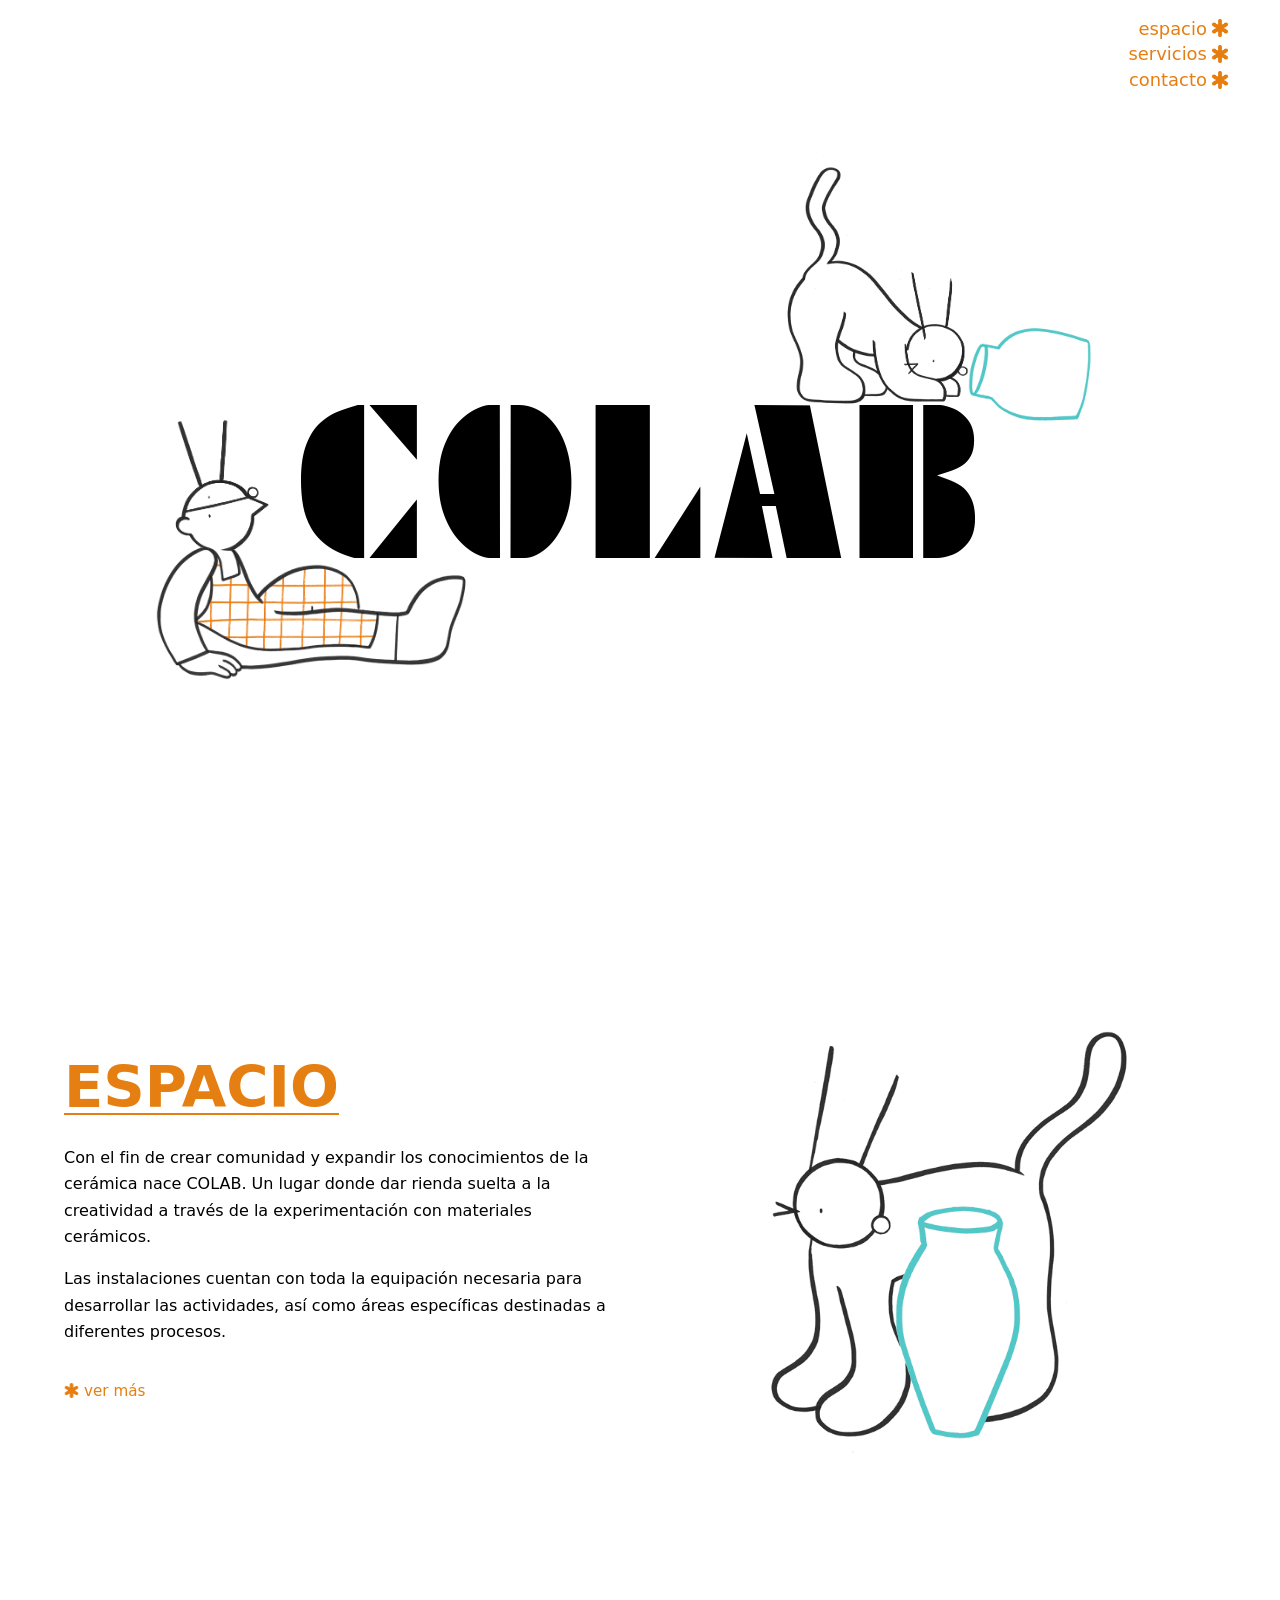
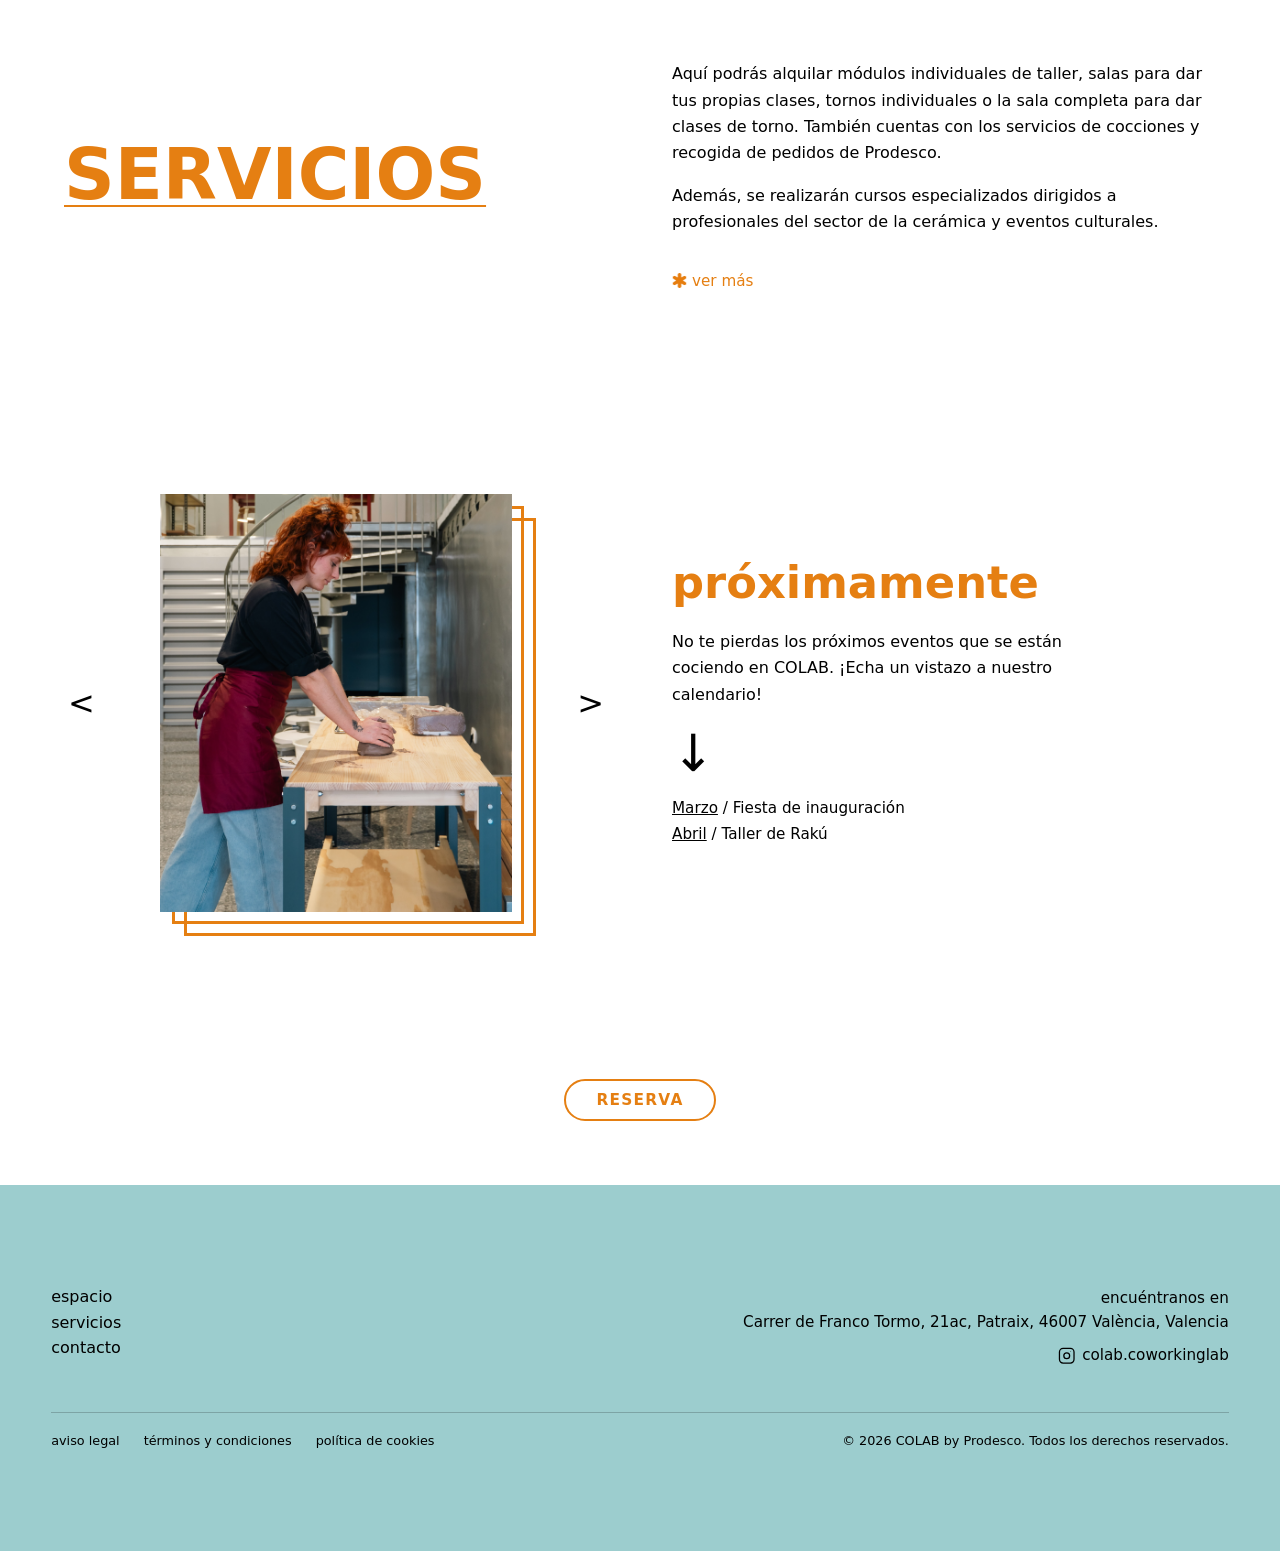
<file: index.html>
<!DOCTYPE html>
<html lang="es">
<head>
    <meta charset="UTF-8">
    <meta name="viewport" content="width=device-width, initial-scale=1.0">
    <meta name="author" content="CoworkingLaboratorio">
    <meta name="description"
          content="COLAB — Espacio de coworking cerámico en el que crear comunidad, aprender y experimentar con materiales cerámicos."> 
    <meta name="keywords"
          content="coworking, cerámica, taller, espacio creativo, COLAB, Prodesco, cursos cerámica, torno, rakú">
    <link rel="preload" href="fonts/Futurebk.ttf" as="font" type="font/ttf" crossorigin>
    <link rel="stylesheet" href="/estilos/styles.css">
    <title>COLAB — Coworking Cerámico</title>
</head>
<body>


<!-- *********************************************************
     HERO
     ********************************************************* -->
<header class="hero">

    <!-- * Nav arriba derecha -->
    <nav class="main-nav" aria-label="Navegación principal">
        <a href="/pages/espacio.html">
            espacio
            <span class="icono-links" aria-hidden="true">
          <img class="icono-links-normal" src="../multi/recursos/asterisconaranja.svg" alt="">
          <img class="icono-links-hover" src="../multi/recursos/azul_def_asterisco.svg" alt="">
        </span>
        </a>
        <a href="/pages/servicios.html">
            servicios
            <span class="icono-links" aria-hidden="true">
          <img class="icono-links-normal" src="../multi/recursos/asterisconaranja.svg" alt="">
          <img class="icono-links-hover" src="../multi/recursos/azul_def_asterisco.svg" alt="">
        </span>
        </a>
        <a href="/pages/contacto.html">
            contacto
            <span class="icono-links" aria-hidden="true">
          <img class="icono-links-normal" src="../multi/recursos/asterisconaranja.svg" alt="">
          <img class="icono-links-hover" src="../multi/recursos/azul_def_asterisco.svg" alt="">
        </span>
        </a>
    </nav>

    <!-- * SVG principal: texto + ilustraciones en un único sistema de coordenadas.
           Todo escala junto como una imagen, nada se desalinea entre pantallas.
           viewBox="0 -30 1400 710" define el espacio de coordenadas del diseño. -->
    <div class="hero-stage">
        <svg class="hero-svg"
             viewBox="0 0 1400 710"
             xmlns="http://www.w3.org/2000/svg"
             xmlns:xlink="http://www.w3.org/1999/xlink"
             role="img"
             aria-label="COLAB — Coworking Cerámico">

            <defs>
                <!-- * clipPath del texto
                       SVG incluye métricas completas de fuente en su caja (espacio fantasma).
                       Este rect recorta solo la zona visible de las letras mayúsculas.
                       Si el texto se corta por arriba: bajar y="290"
                       Si el texto se corta por abajo:  aumentar height="210" -->
                <clipPath id="texto-clip">
                    <rect x="260" y="290" width="890" height="210"/>
                </clipPath>
            </defs>

            <!-- * Ilustración hombre (izquierda)
                   Mover:   x = horizontal, y = vertical
                   Tamaño:  width — el height se calcula: height = width / 1.16
                            (ratio original del SVG: 788px ancho / 678px alto = 1.16)
                   Ejemplo al 70% del tamaño actual: width="301" height="259" -->
            <image href="../multi/ilustraciones/ILUS MAIN.svg"
                   x="80" y="300"
                   width="430" height="370"
                   preserveAspectRatio="xMinYMin meet"/>

            <!-- * Ilustración gato (derecha)
                   Mover:   x = horizontal, y = vertical
                   Tamaño:  width — el height se calcula: height = width / 1.10
                            (ratio original del SVG: 825px ancho / 747px alto = 1.10)
                   Ejemplo al 70% del tamaño actual: width="280" height="253" -->
            <image href="../multi/ilustraciones/ILUS MAIN GATO.svg"
                   x="880" y="-20"
                   width="400" height="362"
                   preserveAspectRatio="xMinYMin meet"/>

            <!-- * Texto COLAB
                   Mover horizontal: cambiar x
                   Mover vertical:   cambiar y (es la baseline, no el borde superior)
                   Tamaño:           cambiar font-size (y ajustar y proporcionalmente)
                   Si modificas posición o tamaño, actualiza también el clipPath de arriba -->
            <text class="hero-svg-text"
                  x="270" y="490"
                  font-family="FutureBK, sans-serif"
                  font-size="240"
                  letter-spacing="8"
                  fill="#000000"
                  text-anchor="start"
                  clip-path="url(#texto-clip)">COLAB
            </text>

        </svg>
    </div>

</header>


<main>

    <!-- *********************************************************
         ESPACIO
         ********************************************************* -->
    <section id="espacio" class="section section-espacio">
        <div class="section-inner">

            <!-- * Columna de texto -->
            <div class="col-texto">
                <h2 class="titulo-seccion">ESPACIO</h2>
                <p>
                    Con el fin de crear comunidad y expandir los conocimientos de la cerámica nace COLAB.
                    Un lugar donde dar rienda suelta a la creatividad a través de la experimentación
                    con materiales cerámicos.
                </p>
                <p>
                    Las instalaciones cuentan con toda la equipación necesaria para desarrollar las
                    actividades, así como áreas específicas destinadas a diferentes procesos.
                </p>
                <div class="link-ver-mas">
            <span class="link-ver-mas-icono" aria-hidden="true">
              <img src="../multi/recursos/asterisconaranja.svg" alt="">
            </span>
                    <a href="/pages/espacio.html">
                        <span class="link-ver-mas-texto">ver más</span>
                    </a>
                </div>
            </div>

            <!-- * Columna de imagen -->
            <div class="col-imagen">
                <img src="../multi/ilustraciones/ILUS ESPACIO.svg" alt="Ilustración del espacio COLAB">
            </div>

        </div>
    </section>


    <!-- *********************************************************
         SERVICIOS
         ********************************************************* -->
    <section id="servicios" class="section section-servicios">
        <div class="section-inner">

            <!-- * Título grande a la izquierda -->
            <div class="col-titulo-grande">
                <h2 class="titulo-seccion">SERVICIOS</h2>
            </div>

            <!-- * Texto a la derecha -->
            <div class="col-texto">
                <p>
                    Aquí podrás alquilar módulos individuales de taller, salas para dar tus propias
                    clases, tornos individuales o la sala completa para dar clases de torno. También
                    cuentas con los servicios de cocciones y recogida de pedidos de Prodesco.
                </p>
                <p>
                    Además, se realizarán cursos especializados dirigidos a profesionales del sector
                    de la cerámica y eventos culturales.
                </p>
                <div class="link-ver-mas">
            <span class="link-ver-mas-icono" aria-hidden="true">
              <img src="../multi/recursos/asterisconaranja.svg" alt="">
            </span>
                    <a href="/pages/servicios.html">
                        <span class="link-ver-mas-texto">ver más</span>
                    </a>
                </div>
            </div>

        </div>
    </section>


    <!-- *********************************************************
         PROXIMAMENTE / CALENDARIO
         ********************************************************* -->
    <section id="calendario" class="section section-proximamente">
        <div class="section-inner">

            <!-- * Slider de fotos con marcos naranjas -->
            <div class="proximamente-media">
                <div class="proximamente-slider">

                    <!-- * Marcos decorativos detras de la foto -->
                    <div class="slider-frame slider-frame--1" aria-hidden="true"></div>
                    <div class="slider-frame slider-frame--2" aria-hidden="true"></div>

                    <!-- * Fotos del slider: añadir o quitar <div class="slide"> para más imágenes
                           La primera lleva "slide--active" para que se muestre al cargar -->
                    <div class="proximamente-track" role="region" aria-label="Galería de imágenes">
                        <div class="slide slide--active">
                            <img src="../multi/slider/DSC02735.JPG" alt="Espacio COLAB — fotografía 1">
                        </div>
                        <div class="slide">
                            <img src="../multi/slider/DSC02740.JPG" alt="Espacio COLAB — fotografía 2">
                        </div>
                        <div class="slide">
                            <img src="../multi/slider/DSC02772.JPG" alt="Espacio COLAB — fotografía 3">
                        </div>
                    </div>
                </div>

                <!-- * Flechas de navegación del slider -->
                <button class="proximamente-arrow proximamente-arrow-left"
                        id="prevSlide"
                        aria-label="Imagen anterior">&lt;
                </button>
                <button class="proximamente-arrow proximamente-arrow-right"
                        id="nextSlide"
                        aria-label="Imagen siguiente">&gt;
                </button>
            </div>

            <!-- * Texto y lista de eventos -->
            <div class="proximamente-content">
                <h2>próximamente</h2>
                <p>
                    No te pierdas los próximos eventos que se están cociendo en COLAB.
                    ¡Echa un vistazo a nuestro calendario!
                </p>
                <div class="proximamente-down-arrow" aria-hidden="true">↓</div>
                <!-- * Lista de eventos: añadir <li> para nuevos eventos -->
                <ul class="proximamente-lista">
                    <li><a href="#">Marzo</a> / Fiesta de inauguración</li>
                    <li><a href="#">Abril</a> / Taller de Rakú</li>
                </ul>
            </div>

        </div>
    </section>

    <!-- * Botón de reserva — aparece centrado debajo de la sección próximamente -->
    <div class="btn-reserva-wrap">
        <a href="#" class="btn-reserva">RESERVA</a>
    </div>


    <!-- *********************************************************
         FOOTER
         ********************************************************* -->
    <footer id="contacto" class="section footer-top">

        <!-- * Fila superior: nav izquierda, contacto derecha -->
        <div class="footer-top-inner">

            <!-- * Nav -->
            <nav class="footer-nav" aria-label="Navegación footer">
                <a href="/pages/espacio.html">espacio</a>
                <a href="/pages/servicios.html">servicios</a>
                <a href="/pages/contacto.html">contacto</a>
            </nav>

            <!-- * Contacto: dirección + instagram con icono -->
            <div class="footer-contact">
                <p>encuéntranos en<br><a href="https://maps.app.goo.gl/PqAtMPgG8r34Rif7A">Carrer de Franco Tormo, 21ac, Patraix, 46007 València, Valencia</a></p>
                <!-- * Enlace de instagram con icono SVG inline -->
                <a href="https://instagram.com/colab.coworkinglab"
                   class="footer-instagram"
                   target="_blank"
                   rel="noopener noreferrer"
                   aria-label="Instagram de COLAB">
                    <svg viewBox="0 0 24 24" fill="none" stroke="currentColor"
                         stroke-width="1.75" stroke-linecap="round" stroke-linejoin="round"
                         aria-hidden="true">
                        <rect x="2" y="2" width="20" height="20" rx="5" ry="5"/>
                        <circle cx="12" cy="12" r="4"/>
                        <circle cx="17.5" cy="6.5" r="0.5" fill="currentColor" stroke="none"/>
                    </svg>
                    colab.coworkinglab
                </a>
            </div>

        </div>

        <!-- * Legal — el año lo rellena el JS automáticamente -->
        <div class="footer-legal">
            <a href="#">aviso legal</a>
            <a href="#">términos y condiciones</a>
            <a href="#">política de cookies</a>
            <p class="footer-copyright">© <span class="year"></span> COLAB by Prodesco. Todos los derechos reservados.
            </p>
        </div>

    </footer>

</main>

<script src="../scripts/script.js"></script>
</body>
</html>

<!--

RESPONSIVE!!!!!!!!!!!!!!!!!!!!!
OPTIMIZAR CODIGO
AJUSTAR TAMAÑOSs
DESAPARECER EL MENU HASTA EL PRIMER CLIC
CORREGIR FUENTES (WOFF2 Y WFOFF)
CORREGIR TEXTOS
PALABRAS CLAVE DE METADATOS
ALTS PARA FOTOS 
REVISAR CODIGO

-->
</file>
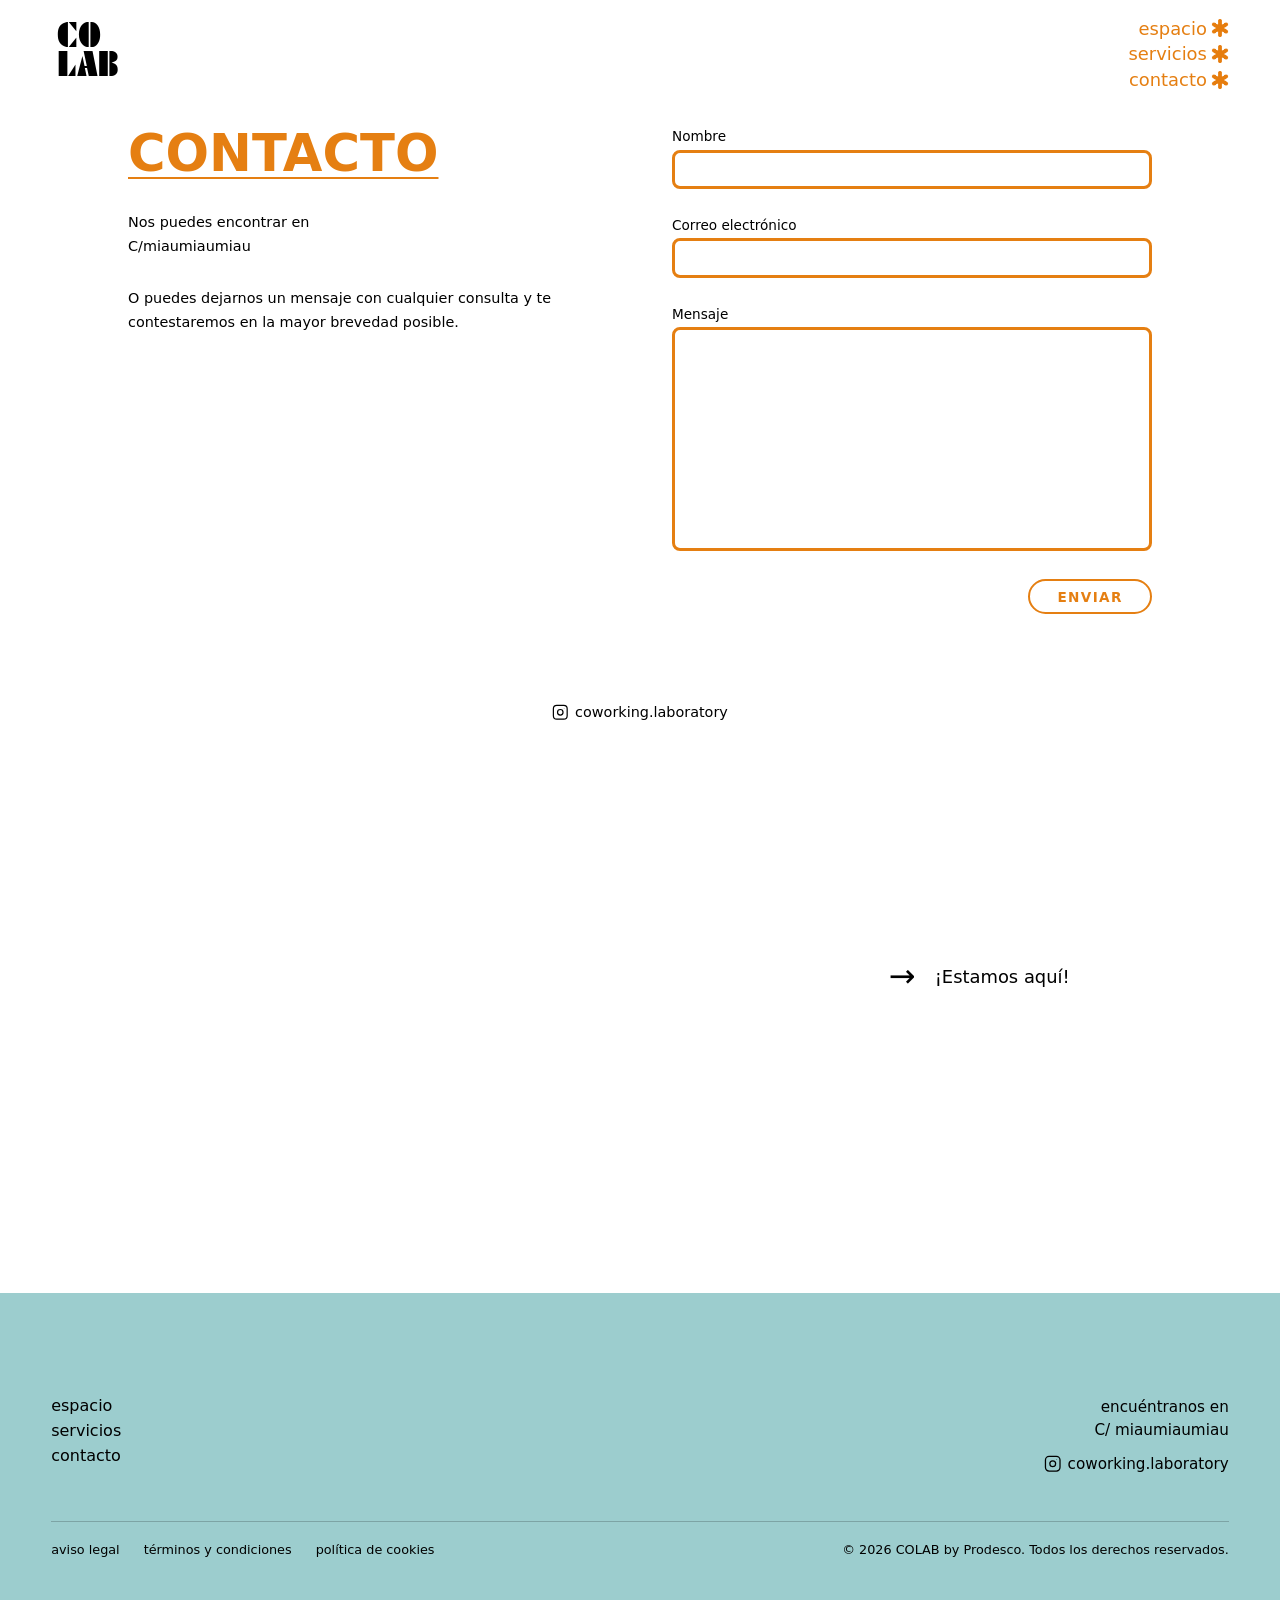
<file: contacto.html>
<!DOCTYPE html>
<html lang="es">
<head>
    <meta charset="UTF-8">
    <meta name="viewport" content="width=device-width, initial-scale=1.0">
    <meta name="description" content="COLAB — Contacto. Encuéntranos en C/ miaumiaumiau o déjanos tu mensaje.">
    <link rel="preload" href="./estilos/fonts/Futurebk.ttf" as="font" type="font/ttf" crossorigin>
    <link rel="stylesheet" href="estilos/styles.css">
    <link rel="stylesheet" href="estilos/espacio.css">
    <link rel="stylesheet" href="estilos/contacto.css">
    <title>Contacto — COLAB</title>
</head>
<body>

<header class="esp-header">
    <a href="index.html" class="esp-logo" aria-label="COLAB — volver al inicio">
        <span class="esp-logo-co">CO</span>
        <span class="esp-logo-lab">LAB</span>
    </a>
    <nav class="main-nav" aria-label="Navegación principal">
        <a href="espacio.html">
            espacio
            <span class="icono-links" aria-hidden="true">
                <img class="icono-links-normal" src="multi/asterisconaranja.svg" alt="">
                <img class="icono-links-hover" src="multi/azul_def_asterisco.svg" alt="">
            </span>
        </a>
        <a href="index.html#servicios">
            servicios
            <span class="icono-links" aria-hidden="true">
                <img class="icono-links-normal" src="multi/asterisconaranja.svg" alt="">
                <img class="icono-links-hover" src="multi/azul_def_asterisco.svg" alt="">
            </span>
        </a>
        <a href="contacto.html">
            contacto
            <span class="icono-links" aria-hidden="true">
                <img class="icono-links-normal" src="multi/asterisconaranja.svg" alt="">
                <img class="icono-links-hover" src="multi/azul_def_asterisco.svg" alt="">
            </span>
        </a>
    </nav>
</header>

<main>
    <section class="cnt-section">
        <div class="cnt-wrap">

            <!-- GRID: izquierda (título+texto+ig) / derecha (formulario) -->
            <div class="cnt-top">

                <!-- Columna izquierda -->
                <div class="cnt-col-izq">
                    <h1 class="cnt-titulo">CONTACTO</h1>
                    <div class="cnt-texto">
                        <p>Nos puedes encontrar en<br>C/miaumiaumiau</p>
                        <p>O puedes dejarnos un mensaje con cualquier consulta y te contestaremos en la mayor brevedad
                            posible.</p>
                    </div>
                </div>

                <!-- Columna derecha: formulario -->
                <div class="cnt-col-der">
                    <div class="cnt-field">
                        <label for="cnt-nombre">Nombre</label>
                        <input type="text" id="cnt-nombre" name="nombre" autocomplete="name">
                    </div>
                    <div class="cnt-field">
                        <label for="cnt-email">Correo electrónico</label>
                        <input type="email" id="cnt-email" name="email" autocomplete="email">
                    </div>
                    <div class="cnt-field">
                        <label for="cnt-mensaje">Mensaje</label>
                        <textarea id="cnt-mensaje" name="mensaje" rows="8"></textarea>
                    </div>
                    <div class="cnt-submit">
                        <button type="button" class="btn-reserva cnt-btn">Enviar</button>
                    </div>
                </div>

            </div><!-- /cnt-top -->

            <!-- Parte inferior: instagram + mapa -->
            <div class="cnt-bottom">
                <a href="https://instagram.com/coworking.laboratory"
                   class="cnt-ig"
                   target="_blank" rel="noopener noreferrer"
                   aria-label="Instagram de COLAB">
                    <svg viewBox="0 0 24 24" fill="none" stroke="currentColor"
                         stroke-width="1.75" stroke-linecap="round" stroke-linejoin="round"
                         aria-hidden="true">
                        <rect x="2" y="2" width="20" height="20" rx="5" ry="5"/>
                        <circle cx="12" cy="12" r="4"/>
                        <circle cx="17.5" cy="6.5" r="0.5" fill="currentColor" stroke="none"/>
                    </svg>
                    coworking.laboratory
                </a>
                <div class="cnt-mapa-row">
                    <div class="cnt-mapa">
                        <iframe src="https://www.google.com/maps/embed?pb=!1m18!1m12!1m3!1d24455.50580723218!2d-0.08703135761020502!3d39.98748580743531!2m3!1f0!2f0!3f0!3m2!1i1024!2i768!4f13.1!3m3!1m2!1s0xd5ffe2bb82bc197%3A0xbf89204be1c64f49!2sCastell%C3%B3n%20de%20la%20Plana%2C%20Castell%C3%B3n!5e0!3m2!1ses!2ses!4v1772310311421!5m2!1ses!2ses"
                                allowfullscreen="" loading="lazy"
                                referrerpolicy="no-referrer-when-downgrade"
                                title="Localización de COLAB en Google Maps"></iframe>
                    </div>
                    <div class="cnt-mapa-label" aria-hidden="true">
                        <span class="cnt-mapa-flecha">→</span>
                        <span class="cnt-mapa-texto">¡Estamos aquí!</span>
                    </div>
                </div>
            </div>

        </div><!-- /cnt-wrap -->
    </section>
</main>

<footer id="contacto" class="section footer-top">
    <div class="footer-top-inner">
        <nav class="footer-nav" aria-label="Navegación footer">
            <a href="espacio.html">espacio</a>
            <a href="index.html#servicios">servicios</a>
            <a href="contacto.html">contacto</a>
        </nav>
        <div class="footer-contact">
            <p>encuéntranos en<br>C/ miaumiaumiau</p>
            <a href="#"
               class="footer-instagram"
               target="_blank" rel="noopener noreferrer"
               aria-label="Instagram de COLAB">
                <svg viewBox="0 0 24 24" fill="none" stroke="currentColor"
                     stroke-width="1.75" stroke-linecap="round" stroke-linejoin="round"
                     aria-hidden="true">
                    <rect x="2" y="2" width="20" height="20" rx="5" ry="5"/>
                    <circle cx="12" cy="12" r="4"/>
                    <circle cx="17.5" cy="6.5" r="0.5" fill="currentColor" stroke="none"/>
                </svg>
                coworking.laboratory
            </a>
        </div>
    </div>
    <div class="footer-legal">
        <a href="#">aviso legal</a>
        <a href="#">términos y condiciones</a>
        <a href="#">política de cookies</a>
        <p class="footer-copyright">© <span class="year"></span> COLAB by Prodesco. Todos los derechos reservados.</p>
    </div>
</footer>

<script src="estilos/script.js"></script>
</body>
</html>
</file>
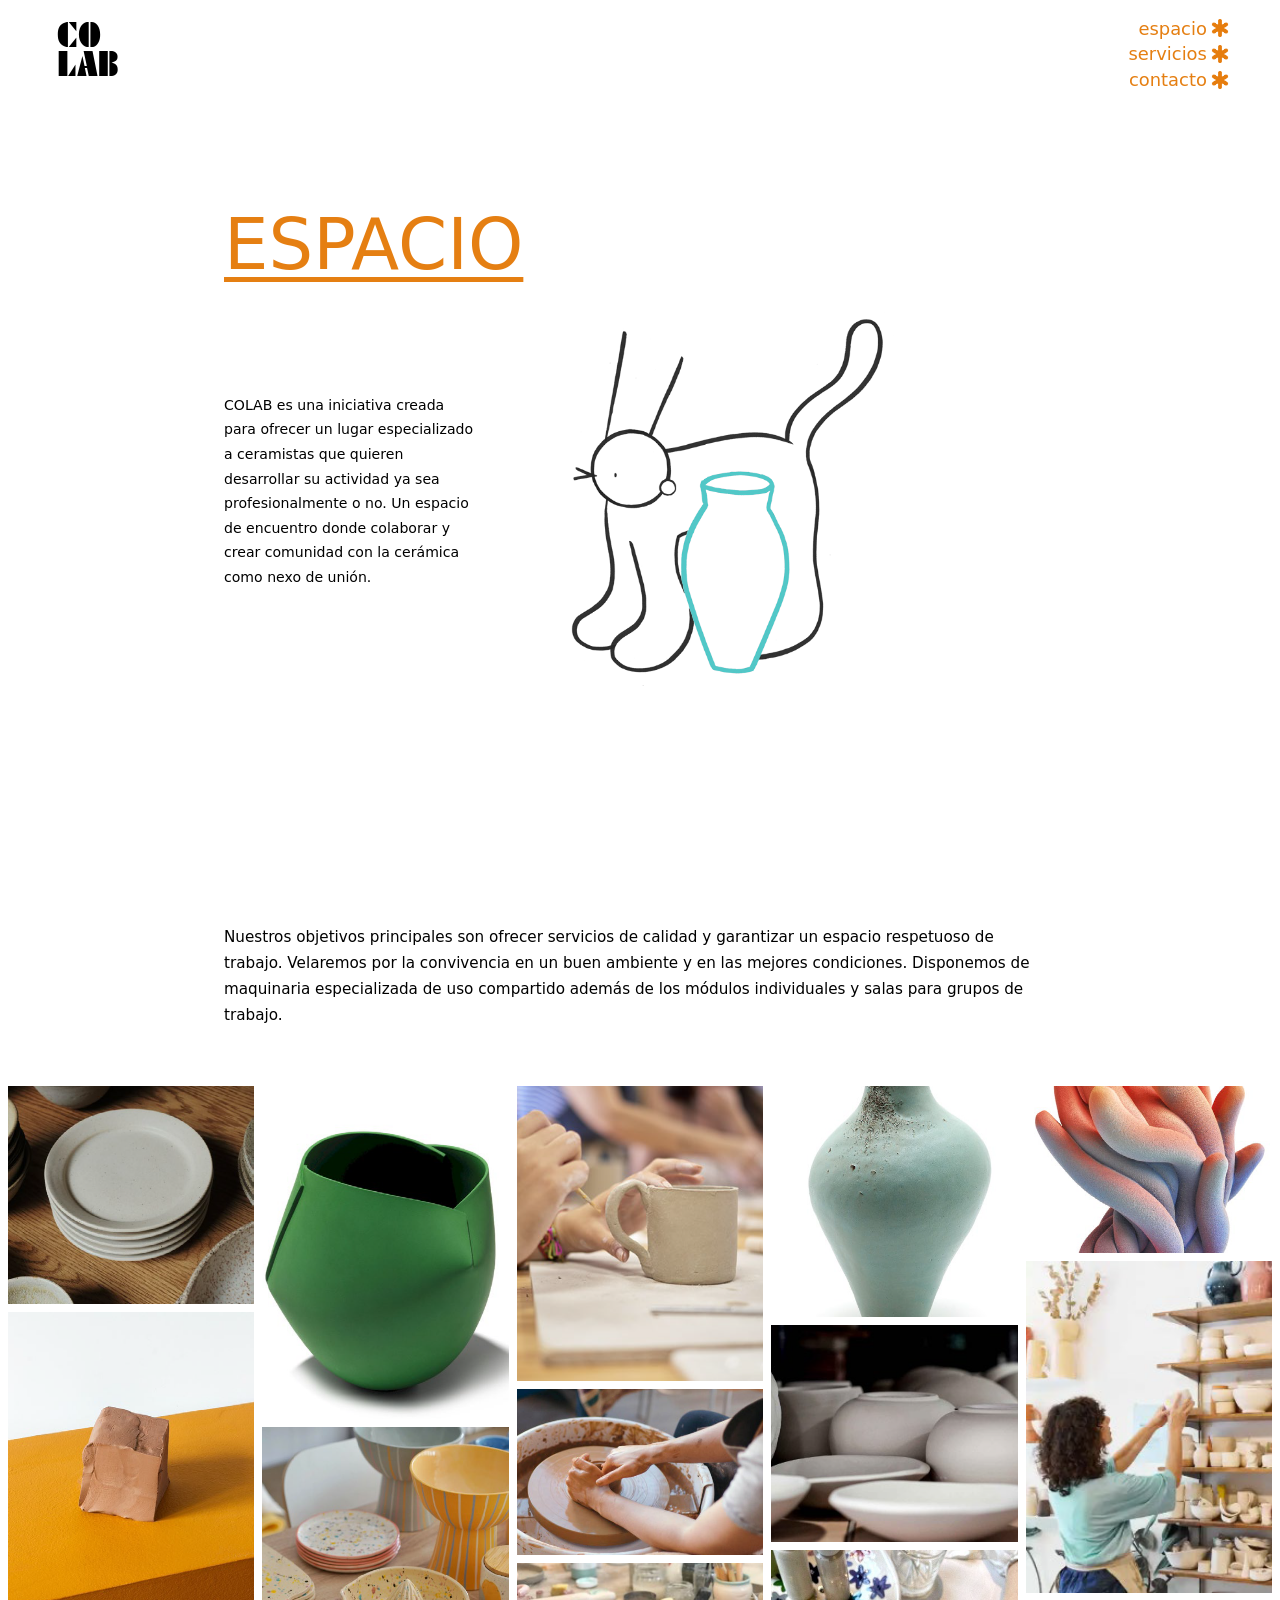
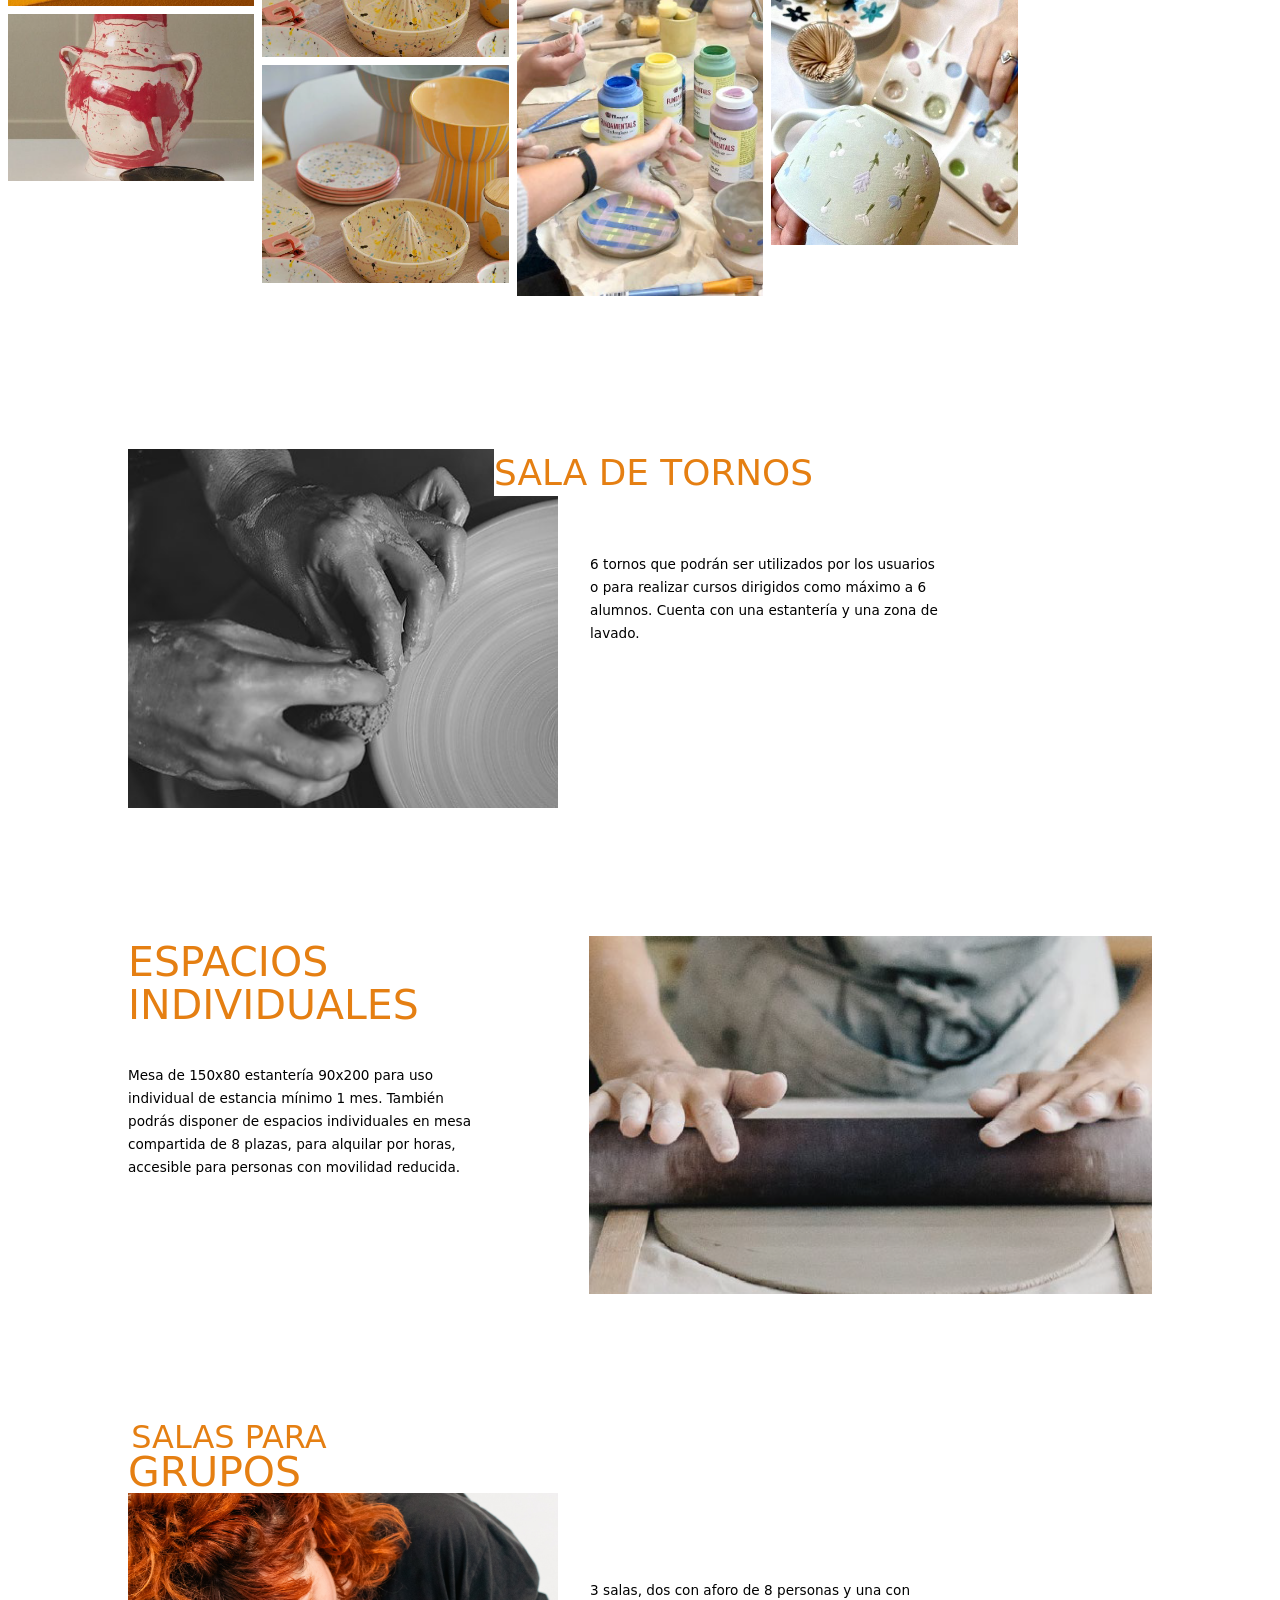
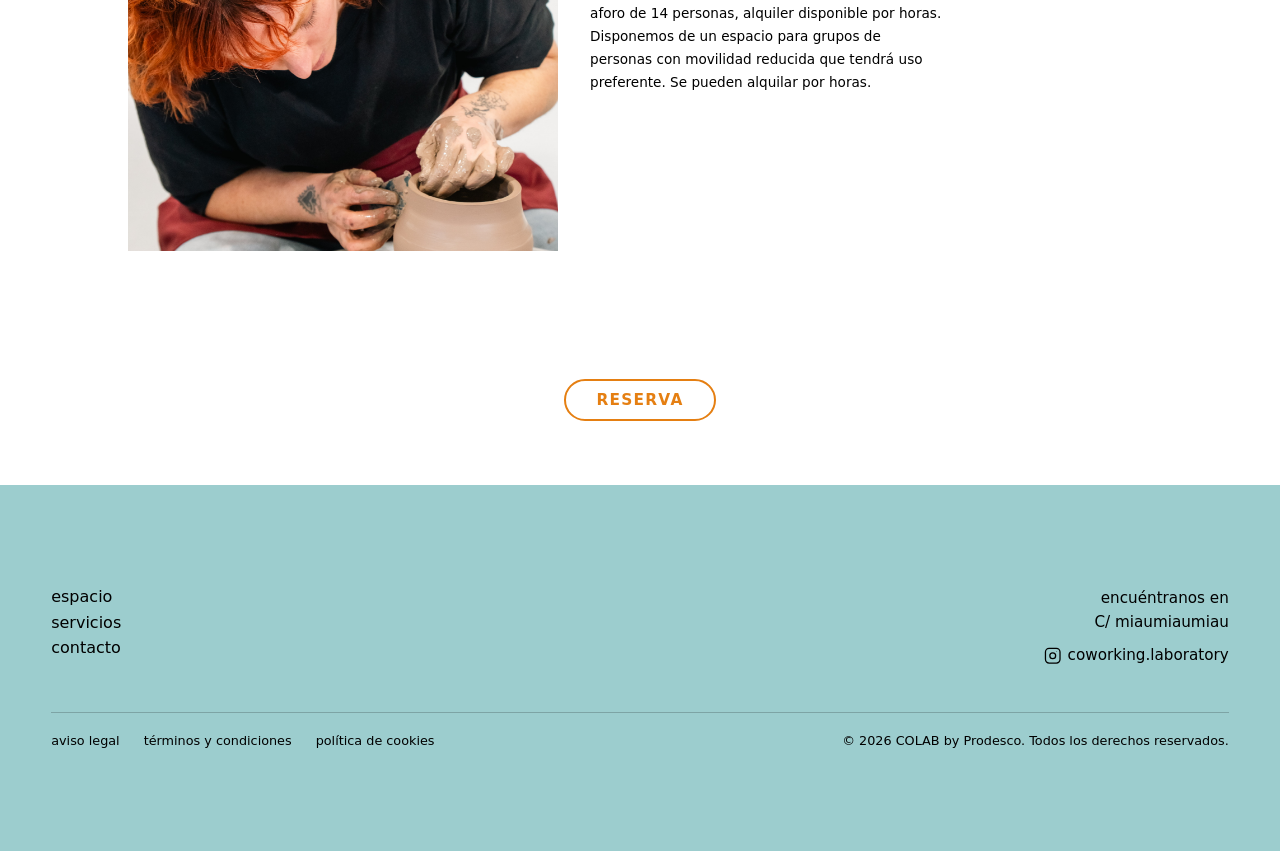
<file: espacio.html>
<!DOCTYPE html>
<html lang="es">
<head>
    <meta charset="UTF-8">
    <meta name="viewport" content="width=device-width, initial-scale=1.0">
    <meta name="description"
          content="COLAB — Espacio de coworking cerámico. Sala de tornos, espacios individuales y salas para grupos.">
    <link rel="preload" href="./estilos/fonts/Futurebk.ttf" as="font" type="font/ttf" crossorigin>
    <link rel="stylesheet" href="estilos/styles.css">
    <link rel="stylesheet" href="estilos/espacio.css">
    <title>Espacio — COLAB</title>
</head>
<body>


<header class="esp-header">
    <a href="index.html" class="esp-logo" aria-label="COLAB — volver al inicio">
        <span class="esp-logo-co">CO</span>
        <span class="esp-logo-lab">LAB</span>
    </a>
    <nav class="main-nav" aria-label="Navegación principal">
        <a href="index.html#espacio">
            espacio
            <span class="icono-links" aria-hidden="true">
                <img class="icono-links-normal" src="multi/asterisconaranja.svg" alt="">
                <img class="icono-links-hover" src="multi/azul_def_asterisco.svg" alt="">
            </span>
        </a>
        <a href="index.html#servicios">
            servicios
            <span class="icono-links" aria-hidden="true">
                <img class="icono-links-normal" src="multi/asterisconaranja.svg" alt="">
                <img class="icono-links-hover" src="multi/azul_def_asterisco.svg" alt="">
            </span>
        </a>
        <a href="contacto.html">
            contacto
            <span class="icono-links" aria-hidden="true">
                <img class="icono-links-normal" src="multi/asterisconaranja.svg" alt="">
                <img class="icono-links-hover" src="multi/azul_def_asterisco.svg" alt="">
            </span>
        </a>
    </nav>
</header>


<main>

    <!-- HERO: título + fila texto/gato centrada en pantalla -->
    <section class="esp-hero">
        <div class="esp-contenedor">
            <div class="esp-hero-inner">
                <h1 class="esp-titulo">ESPACIO</h1>
                <div class="esp-hero-fila">
                    <p class="esp-hero-texto">
                        COLAB es una iniciativa creada para ofrecer un lugar especializado
                        a ceramistas que quieren desarrollar su actividad ya sea
                        profesionalmente o no. Un espacio de encuentro donde colaborar
                        y crear comunidad con la cerámica como nexo de unión.
                    </p>
                    <div class="esp-hero-ilus" aria-hidden="true">
                        <img src="multi/ILUS%20ESPACIO.svg" alt="">
                    </div>
                </div>
            </div><!-- /esp-hero-inner -->
        </div>
    </section>


    <!-- TEXTO INTRODUCTORIO: centrado en la página, arranca desde ~30% -->
    <section class="esp-intro">
        <div class="esp-contenedor">
            <p class="esp-intro-texto">
                Nuestros objetivos principales son ofrecer servicios de calidad
                y garantizar un espacio respetuoso de trabajo. Velaremos por la
                convivencia en un buen ambiente y en las mejores condiciones.
                Disponemos de maquinaria especializada de uso compartido además
                de los módulos individuales y salas para grupos de trabajo.
            </p>
        </div>
    </section>


    <!-- GALERÍA MASONRY: 5 columnas, gap blanco, hover azul, lightbox al clic -->
    <section class="esp-galeria" aria-label="Galería del espacio COLAB">
        <div class="gal-grid">
            <div class="gal-item"><img src="multi/espacio/galeria/1.png" alt="Espacio COLAB"></div>
            <div class="gal-item"><img src="multi/espacio/galeria/2.png" alt="Espacio COLAB"></div>
            <div class="gal-item"><img src="multi/espacio/galeria/3.png" alt="Espacio COLAB"></div>
            <div class="gal-item"><img src="multi/espacio/galeria/4.png" alt="Espacio COLAB"></div>
            <div class="gal-item"><img src="multi/espacio/galeria/5.png" alt="Espacio COLAB"></div>
            <div class="gal-item"><img src="multi/espacio/galeria/6.png" alt="Espacio COLAB"></div>
            <div class="gal-item"><img src="multi/espacio/galeria/7.png" alt="Espacio COLAB"></div>
            <div class="gal-item"><img src="multi/espacio/galeria/8.png" alt="Espacio COLAB"></div>
            <div class="gal-item"><img src="multi/espacio/galeria/9.png" alt="Espacio COLAB"></div>
            <div class="gal-item"><img src="multi/espacio/galeria/10.png" alt="Espacio COLAB"></div>
            <div class="gal-item"><img src="multi/espacio/galeria/11.png" alt="Espacio COLAB"></div>
            <div class="gal-item"><img src="multi/espacio/galeria/12.png" alt="Espacio COLAB"></div>
            <div class="gal-item"><img src="multi/espacio/galeria/13.png" alt="Espacio COLAB"></div>
            <div class="gal-item"><img src="multi/espacio/galeria/14.png" alt="Espacio COLAB"></div>
        </div>
    </section>


    <!-- SALA DE TORNOS: título en una sola línea, solapado sobre foto -->
    <section class="esp-sala" id="sala-tornos">
        <div class="esp-contenedor">
            <div class="esp-sala-grid">
                <div class="esp-sala-foto">
                    <img src="multi/espacio/sala_de_tornos.png" alt="Sala de tornos">
                </div>
                <div class="esp-sala-derecha">
                    <!-- Sin <br>: el CSS white-space:nowrap lo mantiene en una línea -->
                    <h2 class="esp-subtitulo">SALA DE TORNOS</h2>
                    <p>
                        6 tornos que podrán ser utilizados por los usuarios o para
                        realizar cursos dirigidos como máximo a 6 alumnos. Cuenta
                        con una estantería y una zona de lavado.
                    </p>
                </div>
            </div>
        </div>
    </section>


    <!-- ESPACIOS INDIVIDUALES: título+texto izq, foto der más ancha -->
    <section class="esp-sala esp-sala--derecha" id="espacios-individuales">
        <div class="esp-contenedor">
            <div class="esp-sala-grid">
                <div class="esp-sala-derecha">
                    <h2 class="esp-subtitulo">ESPACIOS<br>INDIVIDUALES</h2>
                    <p>
                        Mesa de 150x80 estantería 90x200 para uso individual de
                        estancia mínimo 1 mes. También podrás disponer de espacios
                        individuales en mesa compartida de 8 plazas, para alquilar
                        por horas, accesible para personas con movilidad reducida.
                    </p>
                </div>
                <div class="esp-sala-foto esp-sala-foto--borde">
                    <img src="multi/espacio/espacios_individuales.png" alt="Espacios individuales">
                </div>
            </div>
        </div>
    </section>


    <!-- SALAS PARA GRUPOS: título en cascada solapando esquina superior izquierda de la foto -->
    <section class="esp-sala" id="salas-grupos">
        <div class="esp-contenedor">
            <div class="esp-sala-grid">
                <div class="esp-sala-foto">
                    <!-- Título flotante sobre la esquina sup-izq de la foto -->
                    <h2 class="esp-subtitulo">
                        <span class="linea1">SALAS PARA</span>
                        <span class="linea2">GRUPOS</span>
                    </h2>
                    <img src="multi/DSC02772.JPG" alt="Salas para grupos">
                </div>
                <div class="esp-sala-derecha">
                    <p>
                        3 salas, dos con aforo de 8 personas y una con aforo de 14
                        personas, alquiler disponible por horas. Disponemos de un
                        espacio para grupos de personas con movilidad reducida que
                        tendrá uso preferente. Se pueden alquilar por horas.
                    </p>
                </div>
            </div>
        </div>
    </section>


    <div class="btn-reserva-wrap">
        <a href="#" class="btn-reserva">RESERVA</a>
    </div>

</main>


<footer id="contacto" class="section footer-top">
    <div class="footer-top-inner">
        <nav class="footer-nav" aria-label="Navegación footer">
            <a href="espacio.html">espacio</a>
            <a href="index.html#servicios">servicios</a>
            <a href="contacto.html">contacto</a>
        </nav>
        <div class="footer-contact">
            <p>encuéntranos en<br>C/ miaumiaumiau</p>
            <a href="https://instagram.com/coworking.laboratory"
               class="footer-instagram"
               target="_blank" rel="noopener noreferrer"
               aria-label="Instagram de COLAB">
                <svg viewBox="0 0 24 24" fill="none" stroke="currentColor"
                     stroke-width="1.75" stroke-linecap="round" stroke-linejoin="round"
                     aria-hidden="true">
                    <rect x="2" y="2" width="20" height="20" rx="5" ry="5"/>
                    <circle cx="12" cy="12" r="4"/>
                    <circle cx="17.5" cy="6.5" r="0.5" fill="currentColor" stroke="none"/>
                </svg>
                coworking.laboratory
            </a>
        </div>
    </div>
    <div class="footer-legal">
        <a href="#">aviso legal</a>
        <a href="#">términos y condiciones</a>
        <a href="#">política de cookies</a>
        <p class="footer-copyright">© <span class="year"></span> COLAB by Prodesco. Todos los derechos reservados.</p>
    </div>
</footer>

<script src="estilos/script.js"></script>
</body>
</html>
</file>
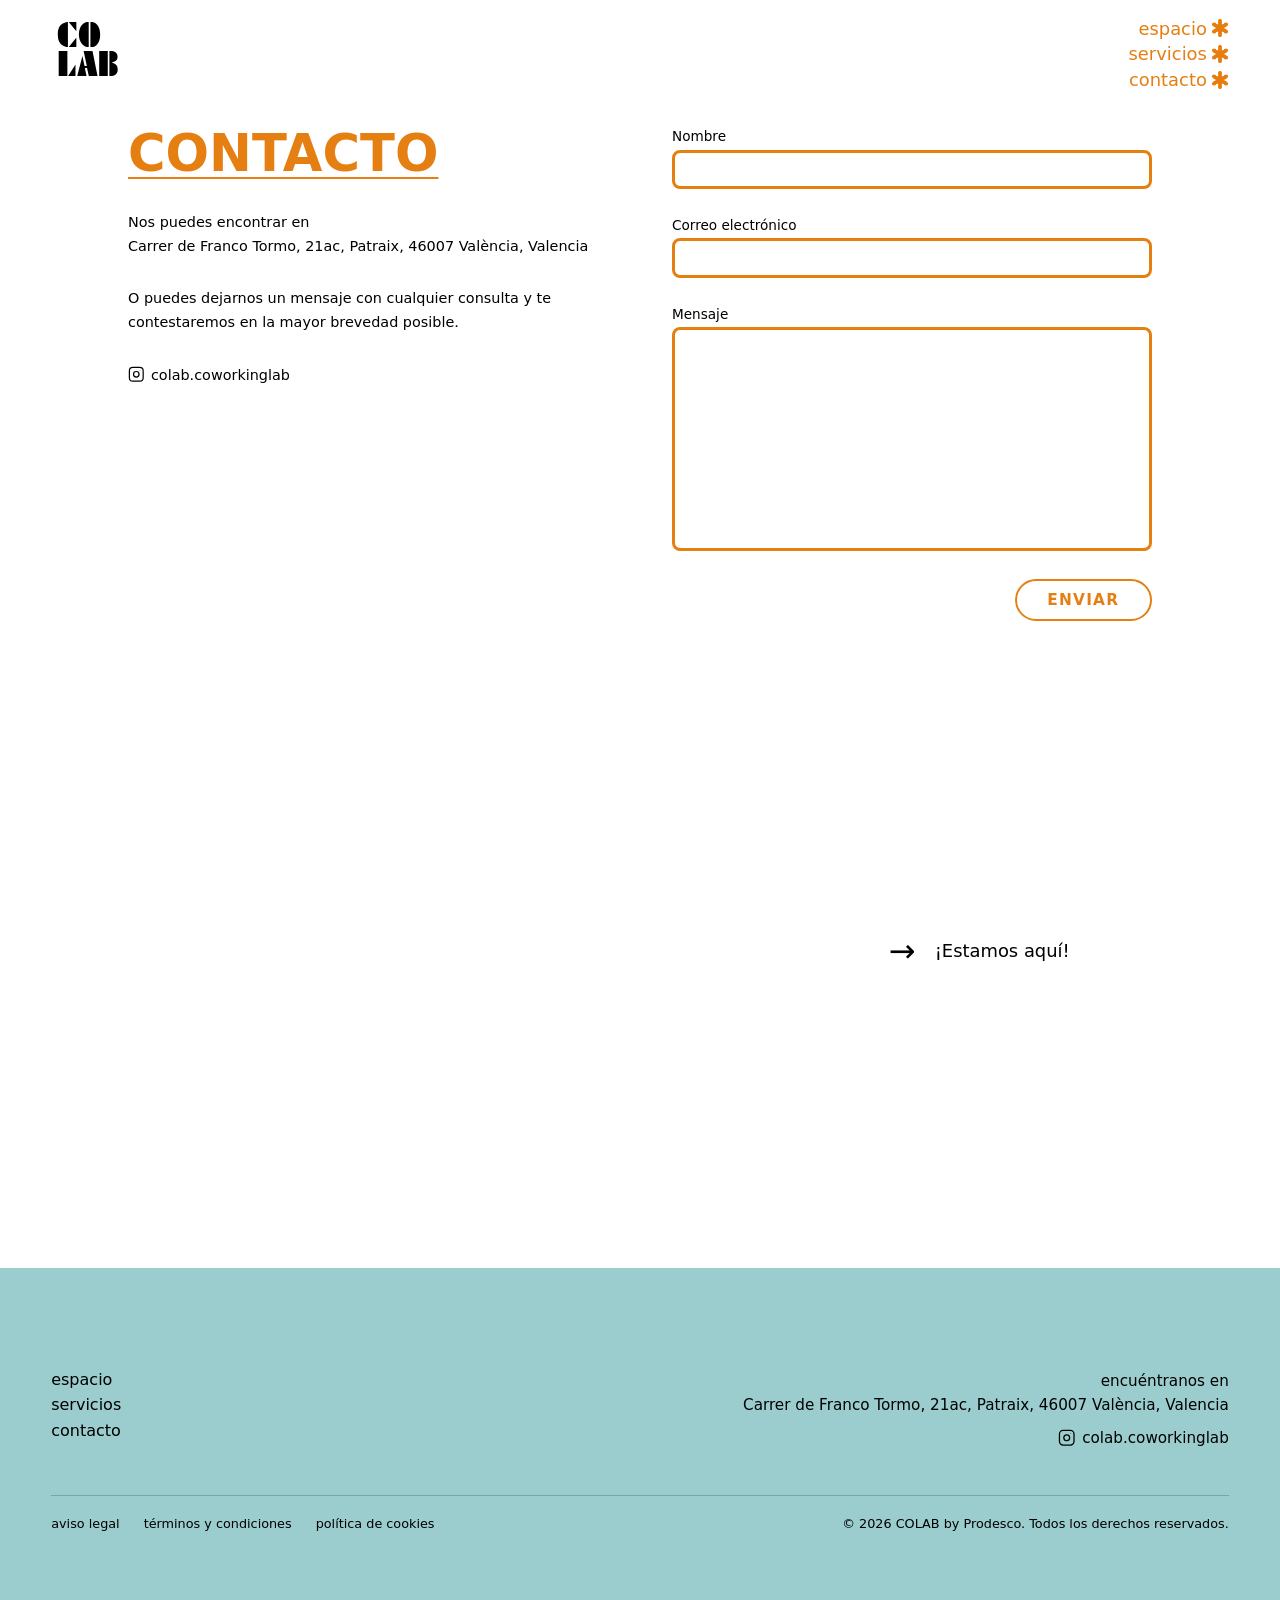
<file: pages/contacto.html>
<!DOCTYPE html>
<html lang="es">
<head>
    <meta charset="UTF-8">
    <meta name="viewport" content="width=device-width, initial-scale=1.0">
    <meta name="description" content="COLAB — Contacto. Encuéntranos en C/ miaumiaumiau o déjanos tu mensaje.">
    <link rel="preload" href="../fonts/Futurebk.ttf" as="font" type="font/ttf" crossorigin>
    <link rel="stylesheet" href="/estilos/espacio.css">
    <link rel="stylesheet" href="/estilos/contacto.css">
    <link rel="stylesheet" href="/estilos/styles.css">
    <title>Contacto — COLAB</title>
</head>
<body>

<header class="esp-header">
    <a href="/index.html" class="esp-logo" aria-label="COLAB — volver al inicio">
        <span class="esp-logo-co">CO</span>
        <span class="esp-logo-lab">LAB</span>
    </a>
    <nav class="main-nav" aria-label="Navegación principal">
        <a href="/pages/espacio.html">
            espacio
            <span class="icono-links" aria-hidden="true">
                <img class="icono-links-normal" src="../multi/recursos/asterisconaranja.svg" alt="">
                <img class="icono-links-hover" src="../multi/recursos/azul_def_asterisco.svg" alt="">
            </span>
        </a>
        <a href="/pages/servicios.html">
            servicios
            <span class="icono-links" aria-hidden="true">
                <img class="icono-links-normal" src="../multi/recursos/asterisconaranja.svg" alt="">
                <img class="icono-links-hover" src="../multi/recursos/azul_def_asterisco.svg" alt="">
            </span>
        </a>
        <a href="/pages/contacto.html">
            contacto
            <span class="icono-links" aria-hidden="true">
                <img class="icono-links-normal" src="../multi/recursos/asterisconaranja.svg" alt="">
                <img class="icono-links-hover" src="../multi/recursos/azul_def_asterisco.svg" alt="">
            </span>
        </a>
    </nav>
</header>

<main>
    <section class="cnt-section">

        <!-- /cnt-wrap -->
        <div class="cnt-wrap">

            <!-- GRID: izquierda (título+texto+ig) / derecha (formulario) -->
            <div class="cnt-top">

                <!-- Columna izquierda -->
                <div class="cnt-col-izq">
                    <h1 class="cnt-titulo">CONTACTO</h1>
                    <div class="cnt-texto">
                        <p>Nos puedes encontrar en<br>Carrer de Franco Tormo, 21ac, Patraix, 46007 València, Valencia</p>
                        <p>O puedes dejarnos un mensaje con cualquier consulta y te contestaremos en la mayor brevedad
                            posible.</p>
                    </div>
                    <a href="https://instagram.com/colab.coworkinglab"
                        class="cnt-ig"
                        target="_blank" rel="noopener noreferrer"
                        aria-label="Instagram de COLAB">
                            <svg viewBox="0 0 24 24" fill="none" stroke="currentColor"
                                stroke-width="1.75" stroke-linecap="round" stroke-linejoin="round"
                                aria-hidden="true">
                                <rect x="2" y="2" width="20" height="20" rx="5" ry="5"/>
                                <circle cx="12" cy="12" r="4"/>
                                <circle cx="17.5" cy="6.5" r="0.5" fill="currentColor" stroke="none"/>
                            </svg>
                    colab.coworkinglab
                    </a>
                </div>

                <!-- Columna derecha: formulario -->
                <div class="cnt-col-der">
                    <div class="cnt-field">
                        <label for="cnt-nombre">Nombre</label>
                        <input type="text" id="cnt-nombre" name="nombre" autocomplete="name">
                    </div>
                    <div class="cnt-field">
                        <label for="cnt-email">Correo electrónico</label>
                        <input type="email" id="cnt-email" name="email" autocomplete="email">
                    </div>
                    <div class="cnt-field">
                        <label for="cnt-mensaje">Mensaje</label>
                        <textarea id="cnt-mensaje" name="mensaje" rows="8"></textarea>
                    </div>
                    <div class="cnt-submit">
                        <button type="button" class="btn-reserva cnt-btn">Enviar</button>
                    </div>
                </div>

            </div><!-- /cnt-top -->

            <!-- Parte inferior: instagram + mapa -->
            <div class="cnt-bottom">
                
                <div class="cnt-mapa-row">
                    <div class="cnt-mapa">
                        <iframe src="https://www.google.com/maps/embed?pb=!1m18!1m12!1m3!1d3080.468393199984!2d-0.3948126880251025!3d39.45874591326865!2m3!1f0!2f0!3f0!3m2!1i1024!2i768!4f13.1!3m3!1m2!1s0xd604f708c48ef01%3A0xb2bcb0b7cd364e28!2sCOLAB%20Coworking%20laboratory!5e0!3m2!1ses!2ses!4v1772554135624!5m2!1ses!2ses" width="600" height="450" style="border:0;" allowfullscreen="" loading="lazy" referrerpolicy="no-referrer-when-downgrade"></iframe>
                    </div>
                    <div class="cnt-mapa-label" aria-hidden="true">
                        <span class="cnt-mapa-flecha">→</span>
                        <span class="cnt-mapa-texto">¡Estamos aquí!</span>
                    </div>
                </div>
            </div>

        </div>
    </section>
</main>

<!-- *********************************************************
         FOOTER
         ********************************************************* -->
    <footer id="contacto" class="section footer-top">

        <!-- * Fila superior: nav izquierda, contacto derecha -->
        <div class="footer-top-inner">

            <!-- * Nav -->
            <nav class="footer-nav" aria-label="Navegación footer">
                <a href="/pages/espacio.html">espacio</a>
                <a href="/pages/servicios.html">servicios</a>
                <a href="/pages/contacto.html">contacto</a>
            </nav>

            <!-- * Contacto: dirección + instagram con icono -->
            <div class="footer-contact">
                <p>encuéntranos en<br><a href="https://maps.app.goo.gl/PqAtMPgG8r34Rif7A">Carrer de Franco Tormo, 21ac, Patraix, 46007 València, Valencia</a></p>
                <!-- * Enlace de instagram con icono SVG inline -->
                <a href="https://instagram.com/colab.coworkinglab"
                   class="footer-instagram"
                   target="_blank"
                   rel="noopener noreferrer"
                   aria-label="Instagram de COLAB">
                    <svg viewBox="0 0 24 24" fill="none" stroke="currentColor"
                         stroke-width="1.75" stroke-linecap="round" stroke-linejoin="round"
                         aria-hidden="true">
                        <rect x="2" y="2" width="20" height="20" rx="5" ry="5"/>
                        <circle cx="12" cy="12" r="4"/>
                        <circle cx="17.5" cy="6.5" r="0.5" fill="currentColor" stroke="none"/>
                    </svg>
                    colab.coworkinglab
                </a>
            </div>

        </div>

        <!-- * Legal — el año lo rellena el JS automáticamente -->
        <div class="footer-legal">
            <a href="#">aviso legal</a>
            <a href="#">términos y condiciones</a>
            <a href="#">política de cookies</a>
            <p class="footer-copyright">© <span class="year"></span> COLAB by Prodesco. Todos los derechos reservados.
            </p>
        </div>

    </footer>

<script src="../scripts/script.js"></script>
</body>
</html>
</file>
<file: estilos/styles.css>
/* *********************************************************
   VARIABLES
   Cambiar un valor aquí lo actualiza en toda la web.
   ********************************************************* */
:root {
    /* Colores principales */
    --c-naranja: #E57F12;
    --c-azul: #9CCDCE;
    --c-negro: #000000;
    --c-blanco: #ffffff;

    /* Tipografía */
    --font-base: system-ui, -apple-system, BlinkMacSystemFont, "Segoe UI", sans-serif;
    --font-display: "FutureBK", sans-serif;

    /* Espaciado de secciones
       clamp(mínimo, preferido, máximo)
       El valor preferido en vw hace que escale suavemente con la pantalla */
    --section-pad-v: clamp(4rem, 8vw, 9rem);
    --section-pad-h: clamp(1.5rem, 4vw, 6vw);

    /* Gap entre columnas dentro de las secciones */
    --section-gap: clamp(2rem, 5vw, 5rem);

    /* Punto de ruptura en el que las columnas se apilan.
       Cuando cada columna no puede tener 28rem de ancho, se apilan solas.
       Cambiar este valor ajusta cuándo ocurre el cambio de layout. */
    --col-break: 28rem;

    /* Transiciones */
    --trans: 0.35s ease;
    --trans-fast: 0.2s ease;
}


/* *********************************************************
   FUENTES
   ********************************************************* */
@font-face {
    font-family: "FutureBK";
    src: url("/fonts/Futurebk.ttf") format("truetype");
    font-weight: 400;
    font-style: normal;
    font-display: swap;
}


/* *********************************************************
   RESET / BASE
   ********************************************************* */
*, *::before, *::after {
    box-sizing: border-box;
    margin: 0;
    padding: 0;
}

html {
    scroll-behavior: smooth;
    font-size: 16px;
}

body {
    font-family: var(--font-base);
    color: var(--c-negro);
    background: var(--c-blanco);
    overflow-x: hidden;
    -webkit-font-smoothing: antialiased;
}

img {
    display: block;
    max-width: 100%;
    height: auto;
}

ul {
    list-style: none;
}

a {
    text-decoration: none;
    color: inherit;
}

button {
    font-family: inherit;
    cursor: pointer;
    border: none;
    background: none;
}


/* *********************************************************
   SCROLLBAR
   Funciona en Chrome/Edge/Safari. Firefox usa scrollbar-color.
   ********************************************************* */
::-webkit-scrollbar {
    width: 6px;
}

::-webkit-scrollbar-track {
    background: var(--c-blanco);
}

::-webkit-scrollbar-thumb {
    background: var(--c-naranja);
    border-radius: 99px;
}

::-webkit-scrollbar-thumb:hover {
    background: var(--c-azul);
}

/* * Firefox */
html {
    scrollbar-width: thin;
    scrollbar-color: var(--c-naranja) var(--c-blanco);
}

/* *********************************************************
   HERO
   ********************************************************* */

/* * Contenedor principal: ocupa toda la pantalla y centra el stage */
.hero {
    position: relative;
    width: 100%;
    min-height: 100vh;
    min-height: 100svh;
    background: var(--c-blanco);
    display: flex;
    align-items: center;
    justify-content: center;
    overflow: hidden;
}

/* * Stage: define el tamaño del conjunto texto + ilustraciones.
     aspect-ratio forzado al contenido visual real (no al viewBox completo)
     para que no haya espacio vacío arriba/abajo.
     Las ilustraciones sobresalen con overflow: visible. */
.hero-stage {
    width: min(90vw, calc(90vh * (1400 / 690)));
    aspect-ratio: 1400 / 690;
    position: relative;
    overflow: visible;
}

/* * SVG: ocupa todo el stage.
     height: 100% + position absolute para que no añada altura de layout.
     overflow: visible para que gato y hombre sobresalgan del stage. */
.hero-svg {
    display: block;
    width: 100%;
    height: 100%;
    position: absolute;
    top: 0;
    left: 0;
    overflow: visible;
}

/* * Las ilustraciones no capturan eventos del ratón */
.hero-svg image {
    pointer-events: none;
}

/* * Hover solo sobre el texto COLAB */
.hero-svg-text {
    font-family: var(--font-display); /* "FutureBK", sans-serif */
    transition: fill var(--trans);
    cursor: default;
    pointer-events:initial;
}

.hero-svg-text:hover {
    fill: var(--c-naranja);
}


/* * Nav arriba derecha */
.main-nav {
    position: absolute;
    top: clamp(1.25rem, 2.5vw, 2.5rem);
    right: clamp(1rem, 2.5vw, 2.5rem);
    display: flex;
    flex-direction: column;
    align-items: flex-end;
    gap: 0.3rem;
    font-size: clamp(0.85rem, 1.4vw, 1.2rem);
    z-index: 20;
}

/* Nav del index: absolute, idéntico al esp-header de espacio.html
   esp-header: padding clamp(0.6rem,1.4vw,1.1rem) clamp(1.5rem,4vw,5vw)
   align-items:center en el flex parent centra verticalmente */
.hero .main-nav {
    position: absolute;
    top: 0;
    right: 0;
    /* Misma altura que esp-header */
    min-height: clamp(4rem, 7vw, 6.5rem);
    /* Mismo padding lateral que esp-header */
    padding-right: clamp(1.5rem, 4vw, 5vw);
    /* Padding vertical igual al esp-header para centrar igual */
    padding-top: clamp(0.6rem, 1.4vw, 1.1rem);
    padding-bottom: clamp(0.6rem, 1.4vw, 1.1rem);
    /* Centrar los enlaces en el eje vertical del contenedor */
    justify-content: center;
}

.main-nav a {
    display: inline-flex;
    align-items: center;
    gap: 0.25rem;
    color: var(--c-naranja);
    white-space: nowrap;
    transition: color var(--trans-fast);
}

.main-nav a:hover {
    color: var(--c-azul);
}

/* * Iconos asterisco del nav: naranja en reposo, azul en hover */
.icono-links {
    display: inline-flex;
    align-items: center;
}

.icono-links img,
.link-ver-mas-icono img {
    width: 1em;
    height: 1em;
}

.icono-links .icono-links-normal {
    display: inline-block;
}

.icono-links .icono-links-hover {
    display: none;
}

.main-nav a:hover .icono-links-normal {
    display: none;
}

.main-nav a:hover .icono-links-hover {
    display: inline-block;
}


/* *********************************************************
   SECCIONES — layout base compartido
   ********************************************************* */

/* * Padding vertical y horizontal que escala suavemente con la pantalla */
.section {
    padding: var(--section-pad-v) var(--section-pad-h);
}

/* * Contenedor interno: dos columnas en escritorio, una en móvil.
     flex-wrap hace que las columnas se apilen solas cuando no caben. */
.section-inner {
    max-width: 72rem;
    margin: 0 auto;
    display: flex;
    flex-wrap: wrap;
    gap: var(--section-gap);
    align-items: center;
    justify-content: center;
}

/* * Columna de texto: flex-basis var(--col-break) hace que en escritorio
     ocupe la mitad y en móvil ocupe todo el ancho automáticamente.
     min-width: 0 evita desbordamiento con contenido largo. */
.col-texto {
    flex: 1 1 var(--col-break);
    min-width: 0;
    display: flex;
    flex-direction: column;
    justify-content: center;
    cursor: default;
}

/* * Columna de imagen: mismo comportamiento que col-texto */
.col-imagen {
    flex: 1 1 var(--col-break);
    min-width: 0;
    display: flex;
    justify-content: center;
    align-items: center;
}

/* * Título naranja subrayado — escala entre móvil y escritorio */
.titulo-seccion {
    color: var(--c-naranja);
    font-size: clamp(2rem, 4.5vw, 4.5rem);
    font-weight: 600;
    text-transform: uppercase;
    text-decoration: underline;
    text-decoration-thickness: 0.15rem;
    text-underline-offset: 0.4rem;
    margin: 0 0 clamp(1rem, 2.5vw, 1.75rem);
    line-height: 1;
    cursor: default;
}

/* * Párrafos: mínimo legible en móvil, máximo cómodo en escritorio */
.col-texto p {
    margin: 0 0 clamp(0.6rem, 1.5vw, 1rem);
    line-height: 1.65;
    font-size: clamp(1rem, 1.15vw, 1.1rem);
}

/* * Enlace "ver más" con icono asterisco */
.link-ver-mas {
    display: inline-flex;
    align-items: center;
    gap: 0.3rem;
    margin-top: clamp(0.75rem, 2vw, 1.25rem);
    font-size: clamp(0.95rem, 1.1vw, 1.05rem);
}

.link-ver-mas a {
    color: inherit;
}

.link-ver-mas-texto {
    color: var(--c-naranja);
    transition: text-decoration var(--trans-fast);
}

.link-ver-mas-texto:hover {
    text-decoration: underline;
}


/* *********************************************************
   SECCION ESPACIO
   ********************************************************* */

/* * La ilustración escala con la pantalla sin deformarse */
.section-espacio .col-imagen img {
    width: 100%;
    max-width: clamp(18rem, 40vw, 34rem);
    height: auto;
    object-fit: contain;
}


/* *********************************************************
   SECCION SERVICIOS
   ********************************************************* */

/* * En escritorio: título izquierda y texto derecha a la misma altura */
.section-servicios .section-inner {
    align-items: stretch;
}

/* * Columna del título grande */
.col-titulo-grande {
    flex: 1 1 var(--col-break);
    min-width: 0;
    display: flex;
    align-items: center;
    justify-content: flex-start;
}

/* * En servicios el título puede ser más grande y no lleva margin-bottom */
.col-titulo-grande .titulo-seccion {
    margin: 0;
    font-size: clamp(2.5rem, 5.5vw, 5.5rem);
}


/* *********************************************************
   SECCION PROXIMAMENTE
   ********************************************************* */
.section-proximamente .section-inner {
    align-items: center;
}

/* * Columna del slider: espacio lateral para las flechas */
.proximamente-media {
    position: relative;
    display: flex;
    justify-content: center;
    align-items: center;
    padding: 0 clamp(2rem, 4vw, 3.5rem);
    flex: 1 1 var(--col-break);
    min-width: 0;
}

/* * El slider escala con la pantalla pero mantiene su proporción */
.proximamente-slider {
    position: relative;
    width: 100%;
    max-width: clamp(16rem, 38vw, 22rem);
    aspect-ratio: 320 / 380;
}

/* * Marcos naranjas: los offsets escalan para no sobresalir en móvil */
.slider-frame {
    position: absolute;
    inset: 0;
    border: 0.1875rem solid var(--c-naranja);
    background: transparent;
    z-index: 1;
}

.slider-frame--1 {
    transform: translate(clamp(0.4rem, 1vw, 0.75rem), clamp(0.4rem, 1vw, 0.75rem));
}

.slider-frame--2 {
    transform: translate(clamp(0.8rem, 2vw, 1.5rem), clamp(0.8rem, 2vw, 1.5rem));
}

/* * Track: contenedor de los slides */
.proximamente-track {
    position: absolute;
    inset: 0;
    z-index: 2;
    overflow: hidden;
    background: var(--c-blanco);
}

/* * Slide: inactivo por defecto, visible con --active */
.slide {
    position: absolute;
    inset: 0;
    opacity: 0;
    transform: translateX(1.5rem);
    transition: opacity 0.4s ease, transform 0.4s ease;
}

.slide--active {
    opacity: 1;
    transform: translateX(0);
}

.slide img {
    width: 100%;
    height: 100%;
    object-fit: cover;
}

/* * Flechas de navegación */
.proximamente-arrow {
    position: absolute;
    top: 50%;
    transform: translateY(-50%);
    font-size: clamp(1.25rem, 2.5vw, 2rem);
    line-height: 1;
    z-index: 10;
    padding: 0.25rem;
    color: var(--c-negro);
    transition: color var(--trans-fast);
}

.proximamente-arrow:hover {
    color: var(--c-naranja);
}

.proximamente-arrow-left {
    left: 0;
}

.proximamente-arrow-right {
    right: 0;
}

/* * Columna de texto */
.proximamente-content {
    flex: 1 1 var(--col-break);
    min-width: 0;
    display: flex;
    flex-direction: column;
    justify-content: center;
    align-items: flex-start;
    cursor: default;
}

.proximamente-content h2 {
    text-transform: lowercase;
    color: var(--c-naranja);
    font-size: clamp(1.75rem, 3.5vw, 3rem);
    font-weight: 700;
    margin: 0 0 clamp(0.75rem, 2vw, 1.25rem);
}

.proximamente-content p {
    max-width: 26rem;
    margin: 0 0 clamp(0.75rem, 2vw, 1.25rem);
    line-height: 1.65;
    font-size: clamp(1rem, 1.15vw, 1.1rem);
}

.proximamente-down-arrow {
    font-size: clamp(2rem, 4vw, 3.5rem);
    margin: 0 0 clamp(0.75rem, 2vw, 1.25rem);
    line-height: 1;
}

.proximamente-lista {
    font-size: clamp(0.95rem, 1.1vw, 1.05rem);
}

.proximamente-lista li {
    margin-bottom: 0.5rem;
}

.proximamente-lista a {
    color: var(--c-negro);
    text-decoration: underline;
}


/* *********************************************************
   BOTON RESERVA
   ********************************************************* */

/* * Wrapper para centrar el botón entre secciones */
.btn-reserva-wrap {
    display: flex;
    justify-content: center;
    padding: clamp(2.5rem, 5vw, 4rem) var(--section-pad-h);
}

/* * Pill naranja con borde, hover a azul.
     Dentro del .hero queda posicionado en la parte superior central.
     También se puede usar en cualquier otra sección. */

.btn-reserva {
    display: inline-flex;
    align-items: center;
    justify-content: center;
    padding: 0.65em 2em;
    border: 2px solid var(--c-naranja);
    border-radius: 99px;
    color: var(--c-naranja);
    font-family: var(--font-base);
    font-size: clamp(0.85rem, 1.2vw, 1rem);
    font-weight: 600;
    letter-spacing: 0.08em;
    text-transform: uppercase;
    white-space: nowrap;
    cursor: pointer;
    transition: color var(--trans), border-color var(--trans), background var(--trans);
    background: transparent;
    text-decoration: none;
}

.btn-reserva:hover {
    color: var(--c-azul);
    border-color: var(--c-azul);
    background: transparent;
}

/* *********************************************************
   FOOTER
   ********************************************************* */
.footer-top {
    background: var(--c-azul);
    color: var(--c-negro);
}

/* * Fila superior: nav izquierda, contacto derecha */
.footer-top-inner {
    display: flex;
    flex-wrap: wrap;
    justify-content: space-between;
    align-items: flex-start;
    gap: clamp(2rem, 5vw, 4rem);
    margin-bottom: clamp(2rem, 4vw, 3rem);
}

/* * Nav del footer en columna */
.footer-nav {
    display: flex;
    flex-direction: column;
    gap: 0.4rem;
    font-size: clamp(1rem, 1.2vw, 1.15rem);
}

.footer-nav a {
    color: var(--c-negro);
    text-transform: lowercase;
    transition: opacity var(--trans-fast);
}

.footer-nav a:hover {
    color: var(--c-blanco);
}

/* * Bloque de contacto: dirección + instagram */
.footer-contact {
    display: flex;
    flex-direction: column;
    align-items: flex-end;
    gap: 0.75rem;
}

.footer-contact p {
    margin: 0;
    font-size: clamp(0.95rem, 1.1vw, 1.1rem);
    line-height: 1.55;
    text-align: right;
}

.footer-contact p:hover{
  color: var(--c-blanco);
}

/* * Fila de instagram con icono */
.footer-instagram {
    display: inline-flex;
    align-items: center;
    gap: 0.4rem;
    font-size: clamp(0.95rem, 1.1vw, 1.1rem);
    color: var(--c-negro);
    transition: opacity var(--trans-fast);
    text-decoration: none;
}

.footer-instagram:hover {
    color: var(--c-blanco);
}

.footer-instagram svg {
    width: 1.15em;
    height: 1.15em;
    flex-shrink: 0;
}

/* * Legal: links y copyright en línea con separador superior */
.footer-legal {
    display: flex;
    flex-wrap: wrap;
    gap: clamp(0.5rem, 2vw, 1.5rem);
    align-items: center;
    font-size: clamp(0.8rem, 1vw, 0.9rem);
    padding-top: clamp(0.75rem, 2vw, 1.25rem);
    border-top: 1px solid rgba(0, 0, 0, 0.2);
}

.footer-legal a {
    color: var(--c-negro);
    transition: opacity var(--trans-fast);
}

.footer-legal a:hover {
    color: var(--c-blanco);
}

/* * Copyright: empuja hacia la derecha en escritorio */
.footer-copyright {
    margin-left: auto;
}


/* *********************************************************
   RESPONSIVE
   ********************************************************* */

/* * Tablet (max 768px)
     Las columnas ya se apilan solas gracias a flex-wrap y --col-break.
     Solo ajustamos lo que no se adapta automáticamente. */
@media (max-width: 768px) {

    /* * Proximamente: slider debajo del texto */
    .section-proximamente .section-inner {
        flex-direction: column-reverse;
    }

    .proximamente-media,
    .proximamente-content {
        width: 100%;
    }

    .proximamente-media {
        justify-content: center;
    }

    /* * Slider más ancho en tablet porque ocupa toda la columna */
    .proximamente-slider {
        max-width: clamp(18rem, 55vw, 26rem);
    }

    /* * Contacto alineado a la izquierda en tablet */
    .footer-contact {
        align-items: flex-start;
    }

    .footer-contact p {
        text-align: left;
    }

    /* * Copyright en su propia línea */
    .footer-copyright {
        margin-left: 0;
        width: 100%;
    }
}

/* * Movil (max 480px) */
@media (max-width: 480px) {

    /* * Hero */
    .hero-stage {
        width: 95vw;
    }

    /* * Nav */
    .main-nav {
        font-size: clamp(0.75rem, 3.5vw, 0.9rem);
        top: 0.75rem;
        right: 0.75rem;
        gap: 0.2rem;
    }

    .icono-links img,
    .link-ver-mas-icono img {
        width: 0.8em;
        height: 0.8em;
    }

    /* * Slider casi todo el ancho en móvil */
    .proximamente-slider {
        max-width: 80vw;
    }

    /* * Footer legal en columna */
    .footer-legal {
        flex-direction: column;
        align-items: flex-start;
        gap: 0.4rem;
    }

    .footer-copyright {
        margin-left: 0;
    }

    .footer-contact {
        align-items: flex-start;
    }

    .footer-contact p {
        text-align: left;
    }
}

/* * Movil muy pequeño (max 360px) */
@media (max-width: 360px) {
    .hero-stage {
        width: 97vw;
    }
}
</file>
<file: estilos/espacio.css>
/* *********************************************************
   ESPACIO.CSS
   ********************************************************* */


/* =========================================================
   HEADER FIJO
   En reposo (top de página): fondo totalmente transparente.
   Al hacer scroll (.scrolled via JS): fondo transparente igual,
   pero el logo conserva siempre su cuadradito blanco.
   El nav se desvanece suavemente al hacer scroll.
   ========================================================= */
.esp-header {
    position: fixed;
    top: 0;
    left: 0;
    right: 0;
    z-index: 100;
    background: transparent;
    display: flex;
    align-items: center;
    justify-content: space-between;
    padding: clamp(0.6rem, 1.4vw, 1.1rem) clamp(1.5rem, 4vw, 5vw);
    transition: background 0.4s ease;
}

/* Logo CO / LAB apilado en dos líneas, siempre con fondo blanco */
.esp-logo {
    display: inline-block;
    line-height: 1;
    text-decoration: none;
    color: var(--c-negro);
    user-select: none;
    background: var(--c-blanco);
    padding: 0.3em 0.35em;
}

.esp-logo-co,
.esp-logo-lab {
    display: block;
    font-family: var(--font-display);
    font-size: clamp(1.4rem, 2.4vw, 2rem);
    font-weight: 700;
    letter-spacing: 0.01em;
    line-height: 1;
}

.esp-logo-co {
    margin-bottom: -0.06em;
}

/* El nav en el header usa position static (no absolute) */
.esp-header .main-nav {
    position: static;
    top: auto;
    right: auto;
    /* Visible por defecto, se desvanece al hacer scroll */
    opacity: 1;
    pointer-events: auto;
    transition: opacity 0.4s ease;
}

/* Clase .scrolled añadida por JS cuando el usuario baja */
.esp-header.scrolled .main-nav {
    opacity: 0;
    pointer-events: none;
}

/* El hero ocupa toda la pantalla y absorbe el alto del header.
   El resto de secciones no necesitan compensación extra. */
main {
    padding-top: 0;
}


/* =========================================================
   CONTENEDOR CENTRAL
   ========================================================= */
.esp-contenedor {
    max-width: 72rem;
    margin: 0 auto;
    padding: 0 clamp(2rem, 5vw, 7vw);
}


/* =========================================================
   HERO — título + fila texto / ilustración
   ========================================================= */
.esp-hero {
    height: 100svh;
    display: flex;
    align-items: center;
    justify-content: center;
    /* Padding-top = alto del header para compensar la barra fija.
       Padding-bottom igual para que el centrado sea simétrico. */
    padding-top: clamp(4rem, 7vw, 6.5rem);
    padding-bottom: clamp(4rem, 7vw, 6.5rem);
    box-sizing: border-box;
}

/* El contenedor ocupa el ancho disponible y se centra solo
   gracias al margin:auto del .esp-contenedor base */
.esp-hero .esp-contenedor {
    width: 100%;
}

/* Bloque interior: título + fila — centrado horizontalmente
   dentro del contenedor con un ancho máximo propio */
.esp-hero-inner {
    max-width: 52rem;
    margin: 0 auto;
}

/* Título naranja subrayado, tipografía display grande */
.esp-titulo {
    /*font-family: var(--font-display);*/
    font-size: clamp(2.5rem, 5.5vw, 5.5rem);
    font-weight: 400;
    line-height: 1;
    color: var(--c-naranja);
    text-decoration: underline;
    text-decoration-thickness: 0.07em;
    text-underline-offset: 0.12em;
    margin: 0 0 clamp(0.5rem, 1vw, 0.75rem);
}

/* Fila horizontal: texto izq (≈30 %) | ilustración der (resto) */
.esp-hero-fila {
    display: flex;
    flex-wrap: nowrap;
    align-items: center;
    gap: 0 clamp(0.5rem, 2vw, 2.5rem);
}

.esp-hero-texto {
    flex: 0 0 30%;
    min-width: 0;
    font-size: clamp(0.85rem, 1.1vw, 1.05rem);
    line-height: 1.75;
}

.esp-hero-ilus {
    flex: 1 1 0;
    min-width: 0;
    display: flex;
    align-items: center;
    /*justify-content: center;*/
}

.esp-hero-ilus img {
    width: 100%;
    max-width: 28rem;
    height: auto;
}


/* =========================================================
   TEXTO INTRODUCTORIO
   Arranca desde ~30% del contenedor
   ========================================================= */
.esp-intro {
    padding-top: clamp(0.5rem, 2vw, 1.5rem);
    padding-bottom: clamp(2rem, 4.5vw, 5rem);
}

.esp-intro-texto {
    margin: 0 auto;
    max-width: 52rem;
    font-size: clamp(0.95rem, 1.15vw, 1.1rem);
    line-height: 1.72;
}


/* =========================================================
   GALERÍA MASONRY — 5 columnas, hover azul, lightbox
   ========================================================= */
.esp-galeria {
    overflow: hidden;
    margin-bottom: clamp(3.5rem, 7vw, 8rem);
}

.gal-grid {
    columns: 5;
    column-gap: 8px;
    padding: 0 8px;
}

.gal-item {
    break-inside: avoid;
    overflow: hidden;
    line-height: 0;
    margin-bottom: 8px;
    position: relative;
    cursor: pointer;
}

/* Alturas variables por posición para efecto masonry */
.gal-item:nth-child(5n + 1) img {
    height: clamp(11rem, 17vw, 16rem);
}

.gal-item:nth-child(5n + 2) img {
    height: clamp(15rem, 23vw, 21rem);
}

.gal-item:nth-child(5n + 3) img {
    height: clamp(9rem, 13vw, 12rem);
}

.gal-item:nth-child(5n + 4) img {
    height: clamp(17rem, 26vw, 24rem);
}

.gal-item:nth-child(5n) img {
    height: clamp(12rem, 18vw, 17rem);
}

.gal-item img {
    width: 100%;
    object-fit: cover;
    display: block;
    transition: filter 0.3s ease;
}

/* Overlay azul en hover */
.gal-item::after {
    content: '';
    position: absolute;
    inset: 0;
    background: var(--c-azul);
    opacity: 0;
    transition: opacity 0.3s ease;
    pointer-events: none;
}

.gal-item:hover::after {
    opacity: 0.42;
}


/* =========================================================
   LIGHTBOX
   ========================================================= */
.gal-lightbox {
    position: fixed;
    inset: 0;
    z-index: 9999;
    background: rgba(0, 0, 0, 0.84);
    display: flex;
    align-items: center;
    justify-content: center;
    padding: 2rem;
    animation: lb-fadein 0.22s ease forwards;
}

@keyframes lb-fadein {
    from {
        opacity: 0;
    }
    to {
        opacity: 1;
    }
}

.gal-lightbox-inner {
    position: relative;
    display: flex;
    align-items: center;
    justify-content: center;
    max-width: min(88vw, 68rem);
    width: 100%;
}

.gal-lightbox img {
    max-width: 100%;
    max-height: 84vh;
    object-fit: contain;
    display: block;
    border-radius: 2px;
    transition: opacity 0.28s ease, transform 0.28s ease;
}

.gal-lightbox img.lb-exit-left {
    opacity: 0;
    transform: translateX(-36px);
}

.gal-lightbox img.lb-exit-right {
    opacity: 0;
    transform: translateX(36px);
}

.gal-lightbox img.lb-enter {
    opacity: 0;
}

.gal-lb-close {
    position: fixed;
    top: 1.25rem;
    right: 1.5rem;
    background: none;
    border: none;
    color: #fff;
    font-size: 2rem;
    line-height: 1;
    cursor: pointer;
    padding: 0.25rem 0.5rem;
    transition: color 0.2s;
    z-index: 10000;
}

.gal-lb-close:hover {
    color: var(--c-azul);
}

.gal-lb-arrow {
    position: absolute;
    top: 50%;
    transform: translateY(-50%);
    background: none;
    border: none;
    color: #fff;
    font-size: clamp(1.4rem, 2.5vw, 2rem);
    line-height: 1;
    cursor: pointer;
    padding: 0.5rem 0.75rem;
    z-index: 2;
    transition: color 0.2s;
    user-select: none;
}

.gal-lb-arrow:hover {
    color: var(--c-azul);
}

.gal-lb-prev {
    left: -3.5rem;
}

.gal-lb-next {
    right: -3.5rem;
}

.gal-lb-counter {
    position: fixed;
    bottom: 1.25rem;
    left: 50%;
    transform: translateX(-50%);
    color: rgba(255, 255, 255, 0.55);
    font-size: 0.82rem;
    letter-spacing: 0.06em;
    white-space: nowrap;
    z-index: 10000;
}


/* =========================================================
   SECCIONES DE SALA — estructura general
   Grid 42fr / 58fr. El título se solapa sobre la foto
   mediante margin-left negativo + fondo blanco.
   ========================================================= */
.esp-sala {
    padding: clamp(2.5rem, 5vw, 7rem) 0;
}

.esp-sala-grid {
    display: grid;
    grid-template-columns: 42fr 58fr;
    align-items: start;
    gap: 0;
}

.esp-sala-foto img {
    width: 100%;
    height: clamp(16rem, 28vw, 26rem);
    object-fit: cover;
    display: block;
}

/* Columna derecha: contiene título solapado + texto */
.esp-sala-derecha {
    display: flex;
    flex-direction: column;
    align-items: flex-start;
    padding-left: clamp(1rem, 2.5vw, 3rem);
}

/* Título solapado: fondo blanco + desplazamiento negativo
   para que entre visualmente sobre la foto */
.esp-subtitulo {
    /*font-family: var(--font-display);*/
    font-size: clamp(1.6rem, 3.2vw, 3.5rem);
    font-weight: 400;
    line-height: 1.05;
    color: var(--c-naranja);
    background: var(--c-blanco);
    margin-left: clamp(-6rem, -10vw, -12rem);
    padding: 0.12em 0.6em 0.12em 0;
    display: inline-block;
    margin-bottom: 0;
}

.esp-sala-derecha p {
    font-size: clamp(0.85rem, 1.05vw, 1rem);
    line-height: 1.7;
    max-width: 22rem;
    margin-top: clamp(1.5rem, 4.5vw, 6rem);
    color: var(--c-negro);
}


/* =========================================================
   SALA DE TORNOS — título en una sola línea
   ========================================================= */
#sala-tornos .esp-subtitulo {
    white-space: nowrap;
    font-size: clamp(1rem, 2.8vw, 3.2rem);
}


/* =========================================================
   ESPACIOS INDIVIDUALES
   Columnas invertidas: texto izq (45%) | foto der (55%)
   La foto se extiende hasta el borde derecho del viewport.
   Sin solapado de título.
   ========================================================= */
.esp-sala--derecha .esp-sala-grid {
    grid-template-columns: 45fr 55fr;
}

/* La columna de texto va primero (order -1) */
.esp-sala--derecha .esp-sala-derecha {
    order: -1;
    padding-left: 0;
    padding-right: clamp(1rem, 2.5vw, 3rem);
}

/* Sin solapado: el título va en su sitio, sin fondo especial */
.esp-sala--derecha .esp-subtitulo {
    margin-left: 0;
    padding-left: 0;
    background: transparent;
    white-space: normal;
}

.esp-sala--derecha .esp-sala-derecha p {
    margin-top: clamp(1rem, 2.5vw, 2.5rem);
}

/* Foto que se extiende más allá del contenedor hacia la derecha */
.esp-sala-foto--borde {
    overflow: hidden;
}

.esp-sala-foto--borde img {
    width: calc(100% + clamp(2rem, 5vw, 7vw));
    height: clamp(16rem, 28vw, 26rem);
    object-fit: cover;
    display: block;
}


/* =========================================================
   SALAS PARA GRUPOS
   Efecto cascada: el título flota sobre la esquina
   superior izquierda de la foto, igual que las otras salas
   pero en espejo (el solapado entra por la izquierda).
   ========================================================= */
#salas-grupos .esp-sala-grid {
    grid-template-columns: 42fr 58fr;
    align-items: center;
}

/* Wrapper de la foto: position relative para anclar el título */
#salas-grupos .esp-sala-foto {
    position: relative;
    padding-top: clamp(3rem, 5.5vw, 5.5rem);
}

/* Título absoluto en la esquina sup-izq, sobre la foto */
#salas-grupos .esp-subtitulo {
    position: absolute;
    top: 0;
    left: 0;
    margin-left: 0;
    background: transparent;
    white-space: normal;
    padding: 0;
    display: flex;
    flex-direction: column;
    align-items: flex-start;
    line-height: 1.0;
    z-index: 2;
    font-size: clamp(1.6rem, 3.2vw, 3.5rem);
}

/* Primera línea: "SALAS PARA" — ligeramente más pequeña */
#salas-grupos .esp-subtitulo .linea1 {
    display: block;
    /*font-family: var(--font-display);*/
    font-size: 0.78em;
    color: var(--c-naranja);
    padding-left: 0.1em;
}

/* Segunda línea: "GRUPOS" — más grande, fondo blanco tapa la foto */
#salas-grupos .esp-subtitulo .linea2 {
    display: block;
    /*font-family: var(--font-display);*/
    font-size: 1em;
    color: var(--c-naranja);
    background: var(--c-blanco);
    padding-right: 0.3em;
    position: relative;
    top: -0.05em;
}

#salas-grupos .esp-sala-foto img {
    width: 100%;
    height: clamp(16rem, 28vw, 26rem);
    display: block;
    object-fit: cover;
}

#salas-grupos .esp-sala-derecha {
    padding-left: clamp(1rem, 2.5vw, 3rem);
    padding-top: 0;
    align-items: flex-start;
    justify-content: center;
}

#salas-grupos .esp-sala-derecha p {
    margin-top: 0;
    max-width: 22rem;
}


/* =========================================================
   RESPONSIVE
   ========================================================= */

@media (max-width: 900px) {
    .gal-grid {
        columns: 3;
    }

    .gal-lb-prev {
        left: -2rem;
    }

    .gal-lb-next {
        right: -2rem;
    }
}

@media (max-width: 768px) {
    /* Todas las salas pasan a 1 columna */
    .esp-sala-grid,
    .esp-sala--derecha .esp-sala-grid,
    #salas-grupos .esp-sala-grid {
        grid-template-columns: 1fr;
    }

    .esp-sala--derecha .esp-sala-derecha {
        order: 0;
        padding-right: 0;
    }

    .esp-sala-derecha {
        padding-left: 0;
    }

    .esp-sala-foto img,
    .esp-sala-foto--borde img {
        width: 100%;
        height: clamp(14rem, 52vw, 24rem);
    }

    .esp-sala-foto--borde {
        overflow: visible;
    }

    /* Títulos sin solapado en móvil */
    .esp-subtitulo,
    #sala-tornos .esp-subtitulo,
    #salas-grupos .esp-subtitulo {
        margin-left: 0;
        padding-left: 0;
        background: transparent;
        white-space: normal;
        font-size: clamp(1.4rem, 5.5vw, 2.5rem);
    }

    /* Forzar texto arriba de la foto en SALA DE TORNOS en móvil */
    #sala-tornos .esp-sala-derecha {
        order: -1;
    }

    /* SALAS PARA GRUPOS: vuelve a layout simple en móvil */
    #salas-grupos .esp-sala-grid {
        grid-template-columns: 1fr;
    }

    #salas-grupos .esp-sala-foto {
        position: static;
        padding-top: 0;
    }

    #salas-grupos .esp-subtitulo {
        position: static;
        display: block;
        margin-bottom: 0.5rem;
    }

    #salas-grupos .esp-subtitulo .linea1,
    #salas-grupos .esp-subtitulo .linea2 {
        display: inline;
        background: transparent;
        padding-right: 0;
        top: 0;
        font-size: inherit;
        padding-left: 0;
    }

    #salas-grupos .esp-sala-derecha {
        padding-left: 0;
    }

    #salas-grupos .esp-sala-derecha p {
        max-width: 100%;
    }

    .esp-sala-derecha p,
    .esp-sala--derecha .esp-sala-derecha p,
    #salas-grupos .esp-sala-derecha p {
        margin-top: 0.75rem;
        max-width: 100%;
    }

    #salas-grupos .esp-sala-derecha {
        padding-left: 0;
    }

    .esp-intro-texto {
        margin-left: 0;
        max-width: 100%;
    }

    .gal-lb-prev {
        left: 0.25rem;
    }

    .gal-lb-next {
        right: 0.25rem;
    }
}

@media (max-width: 680px) {
    .esp-hero-fila {
        flex-wrap: wrap;
        gap: 1.5rem 0;
    }

    .esp-hero-texto {
        flex: 1 1 100%;
    }

    .esp-hero-ilus {
        flex: 1 1 100%;
        justify-content: center;
    }

    .esp-hero-ilus img {
        max-width: 22rem;
    }

    .esp-hero {
        padding: 2.5rem 0;
    }
}

@media (max-width: 480px) {
    .esp-header {
        padding: 0.5rem 1rem;
    }

    .esp-logo-co, .esp-logo-lab {
        font-size: 1.25rem;
    }

    .gal-grid {
        columns: 2;
    }
}
</file>
<file: estilos/contacto.css>
/* =========================================================
   CONTENEDOR BASE
   ========================================================= */
.cnt-wrap {
  max-width: 72rem;
  margin: 0 auto;
  padding: 0 clamp(2rem, 5vw, 7vw);
}

/* =========================================================
   SECCIÓN PRINCIPAL
   ========================================================= */
.cnt-section {
  padding-top: clamp(6rem, 10vw, 9rem);
  padding-bottom: clamp(3rem, 6vw, 5rem);
}

/* =========================================================
   GRID SUPERIOR: 2 columnas iguales
   izquierda = título + texto + instagram
   derecha = formulario
   ========================================================= */
.cnt-top {
  display: grid;
  grid-template-columns: 1fr 1fr;
  gap: clamp(2rem, 5vw, 6rem);
  align-items: start;
  margin-bottom: clamp(3rem, 7vw, 6rem);
}

/* =========================================================
   COLUMNA IZQUIERDA — título, texto e instagram apilados
   ========================================================= */
.cnt-col-izq {
  display: flex;
  flex-direction: column;
  align-items: flex-start;
  gap: 0;
}

.cnt-titulo {
  font-size: clamp(2rem, 4vw, 4rem);
  font-weight: 600;
  color: var(--c-naranja);
  text-decoration: underline;
  text-decoration-thickness: 0.12rem;
  text-underline-offset: 0.35rem;
  line-height: 1;
  margin: 0 0 clamp(1.25rem, 2.5vw, 2rem) 0;
  white-space: nowrap;
  cursor: default;
}

.cnt-texto {
  display: flex;
  flex-direction: column;
  gap: clamp(1rem, 2.5vw, 1.75rem);
  width: 100%;
  margin-bottom: clamp(1.25rem, 2.5vw, 2rem);
}

.cnt-texto p {
  font-size: clamp(0.9rem, 1.1vw, 1.05rem);
  line-height: 1.65;
  color: var(--c-negro);
  margin: 0;
}

/* Instagram como párrafo nuevo bajo el texto */
.cnt-ig {
  display: inline-flex;
  align-items: center;
  gap: 0.4rem;
  font-size: clamp(0.9rem, 1.05vw, 1rem);
  color: var(--c-negro);
  text-decoration: none;
  transition: opacity 0.2s ease;
}

.cnt-ig:hover { opacity: 0.65; }

.cnt-ig svg {
  width: 1.15em;
  height: 1.15em;
  flex-shrink: 0;
}

/* =========================================================
   COLUMNA DERECHA — formulario
   ========================================================= */
.cnt-col-der {
  display: flex;
  flex-direction: column;
  gap: clamp(1.25rem, 2.5vw, 1.75rem);
  padding-top: 0;
}

.cnt-field {
  display: flex;
  flex-direction: column;
  gap: 0.35rem;
}

.cnt-field label {
  font-size: clamp(0.85rem, 0.95vw, 0.95rem);
  color: var(--c-negro);
}

.cnt-field input,
.cnt-field textarea {
  width: 100%;
  border: 3px solid var(--c-naranja);
  border-radius: 8px;
  padding: 0.6em 0.85em;
  font-family: var(--font-base);
  font-size: clamp(0.9rem, 1vw, 1rem);
  color: var(--c-negro);
  background: var(--c-blanco);
  outline: none;
  resize: none;
  transition: border-color 0.2s ease;
}

.cnt-field input:focus,
.cnt-field textarea:focus {
  border-color: var(--c-azul);
}

.cnt-field textarea {
  min-height: 14rem;
}

.cnt-submit {
  display: flex;
  justify-content: flex-end;
}

.cnt-btn {
  padding: 0.55em 2em;
  font-size: clamp(0.85rem, 1vw, 0.95rem);
  border-width: 2px;
  letter-spacing: 0.1em;
}

/* =========================================================
   PARTE INFERIOR — mapa completamente centrado
   ========================================================= */
.cnt-bottom {
  display: flex;
  flex-direction: column;
  align-items: center;
  gap: clamp(0.75rem, 1.5vw, 1rem);
  width: 100%;
}

.cnt-mapa-row {
  display: flex;
  align-items: center;
  justify-content: center;
  gap: clamp(1.5rem, 3vw, 3rem);
  width: 100%;
}

/* Mapa más grande para ocupar más pantalla */
.cnt-mapa {
  flex: 0 0 auto;
  width: clamp(22rem, 50vw, 42rem);
  border-radius: 4px;
  overflow: hidden;
  line-height: 0;
}

.cnt-mapa iframe {
  width: 100%;
  aspect-ratio: 4 / 3;
  height: auto;
  display: block;
  border: 0;
}

.cnt-mapa-label {
  display: flex;
  align-items: center;
  gap: clamp(0.75rem, 1.5vw, 1.5rem);
}

.cnt-mapa-flecha {
  font-size: clamp(1.5rem, 2.5vw, 2rem);
  line-height: 1;
  color: var(--c-negro);
}

.cnt-mapa-texto {
  font-size: clamp(1rem, 1.4vw, 1.2rem);
  color: var(--c-negro);
  white-space: nowrap;
}

/* =========================================================
   RESPONSIVE
   ========================================================= */
@media (max-width: 768px) {
  .cnt-top {
    grid-template-columns: 1fr;
    gap: clamp(2rem, 5vw, 3rem);
  }

  .cnt-titulo { white-space: normal; }

  .cnt-mapa-row {
    flex-direction: column;
    align-items: flex-start;
  }

  .cnt-mapa {
    width: 100%;
    max-width: 100%;
  }
}

@media (max-width: 480px) {
  .cnt-titulo {
    font-size: clamp(1.8rem, 8vw, 2.8rem);
    white-space: normal;
  }
}
</file>
